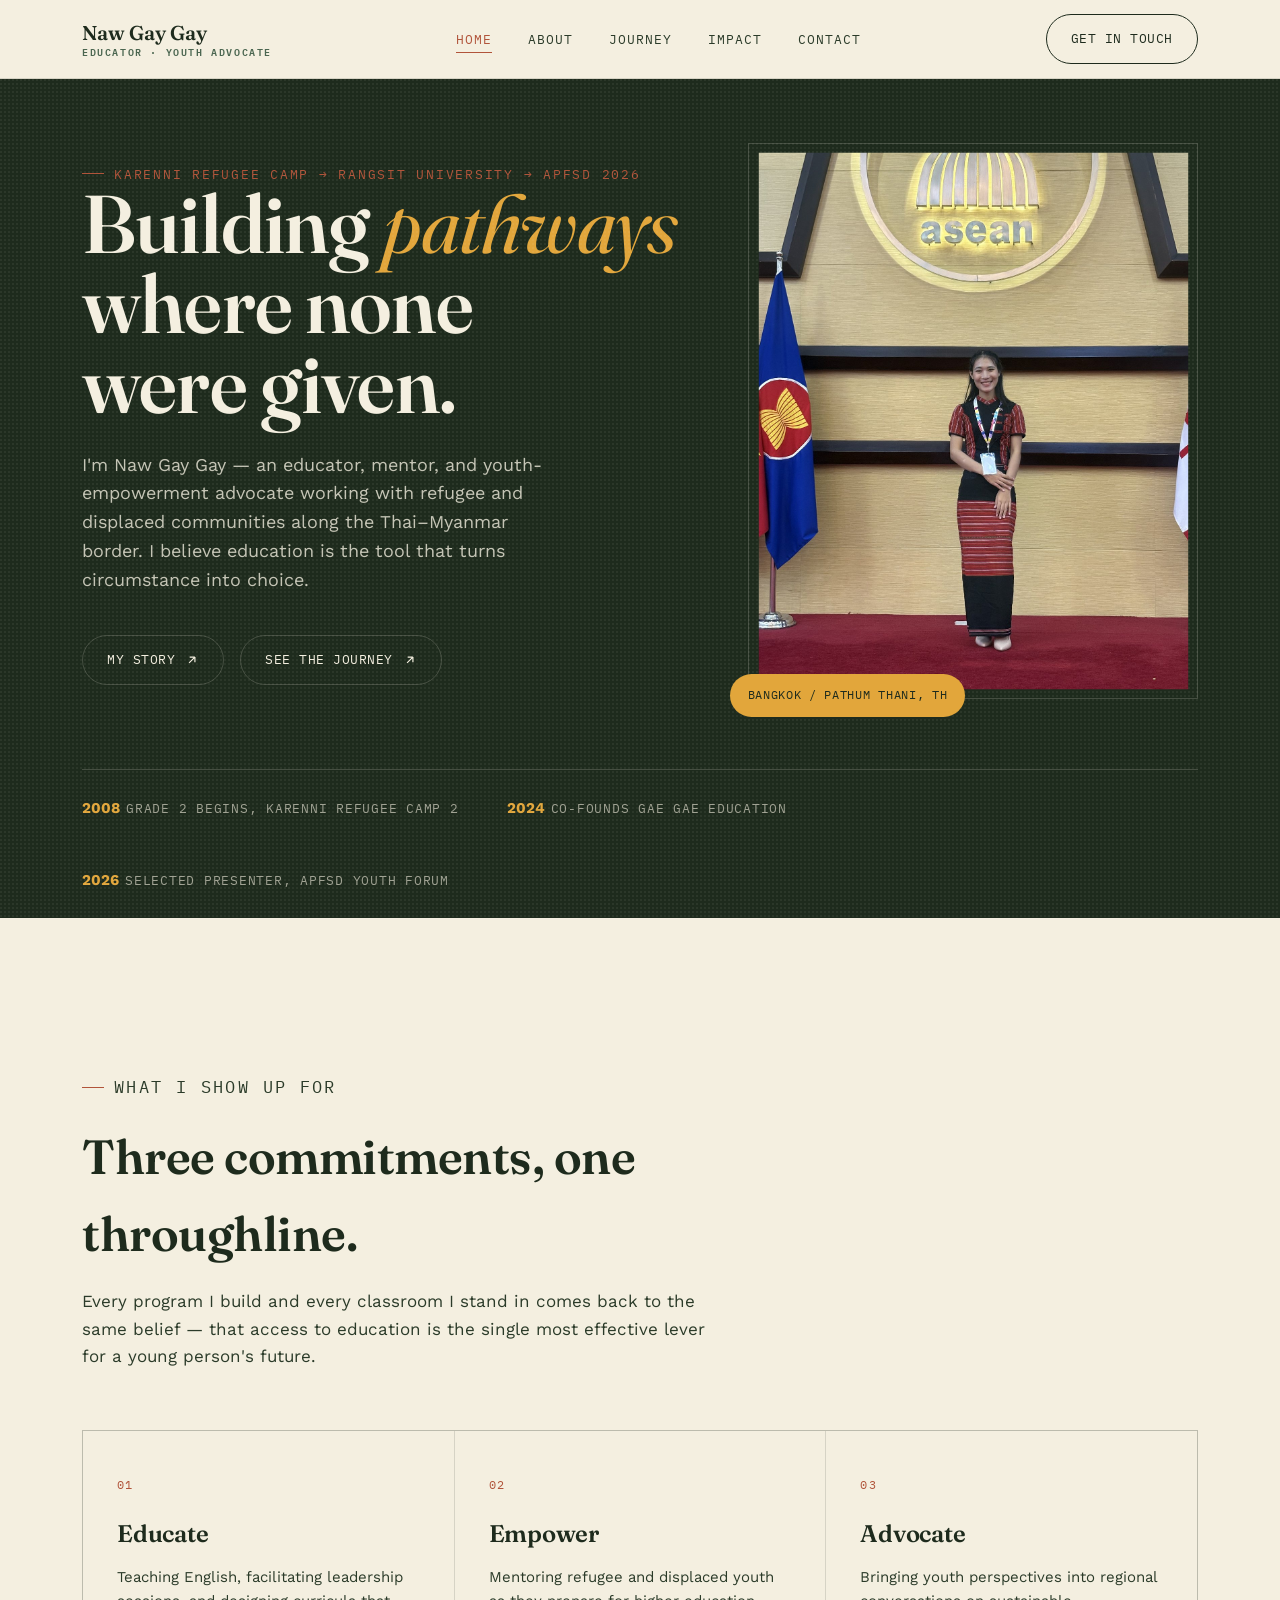
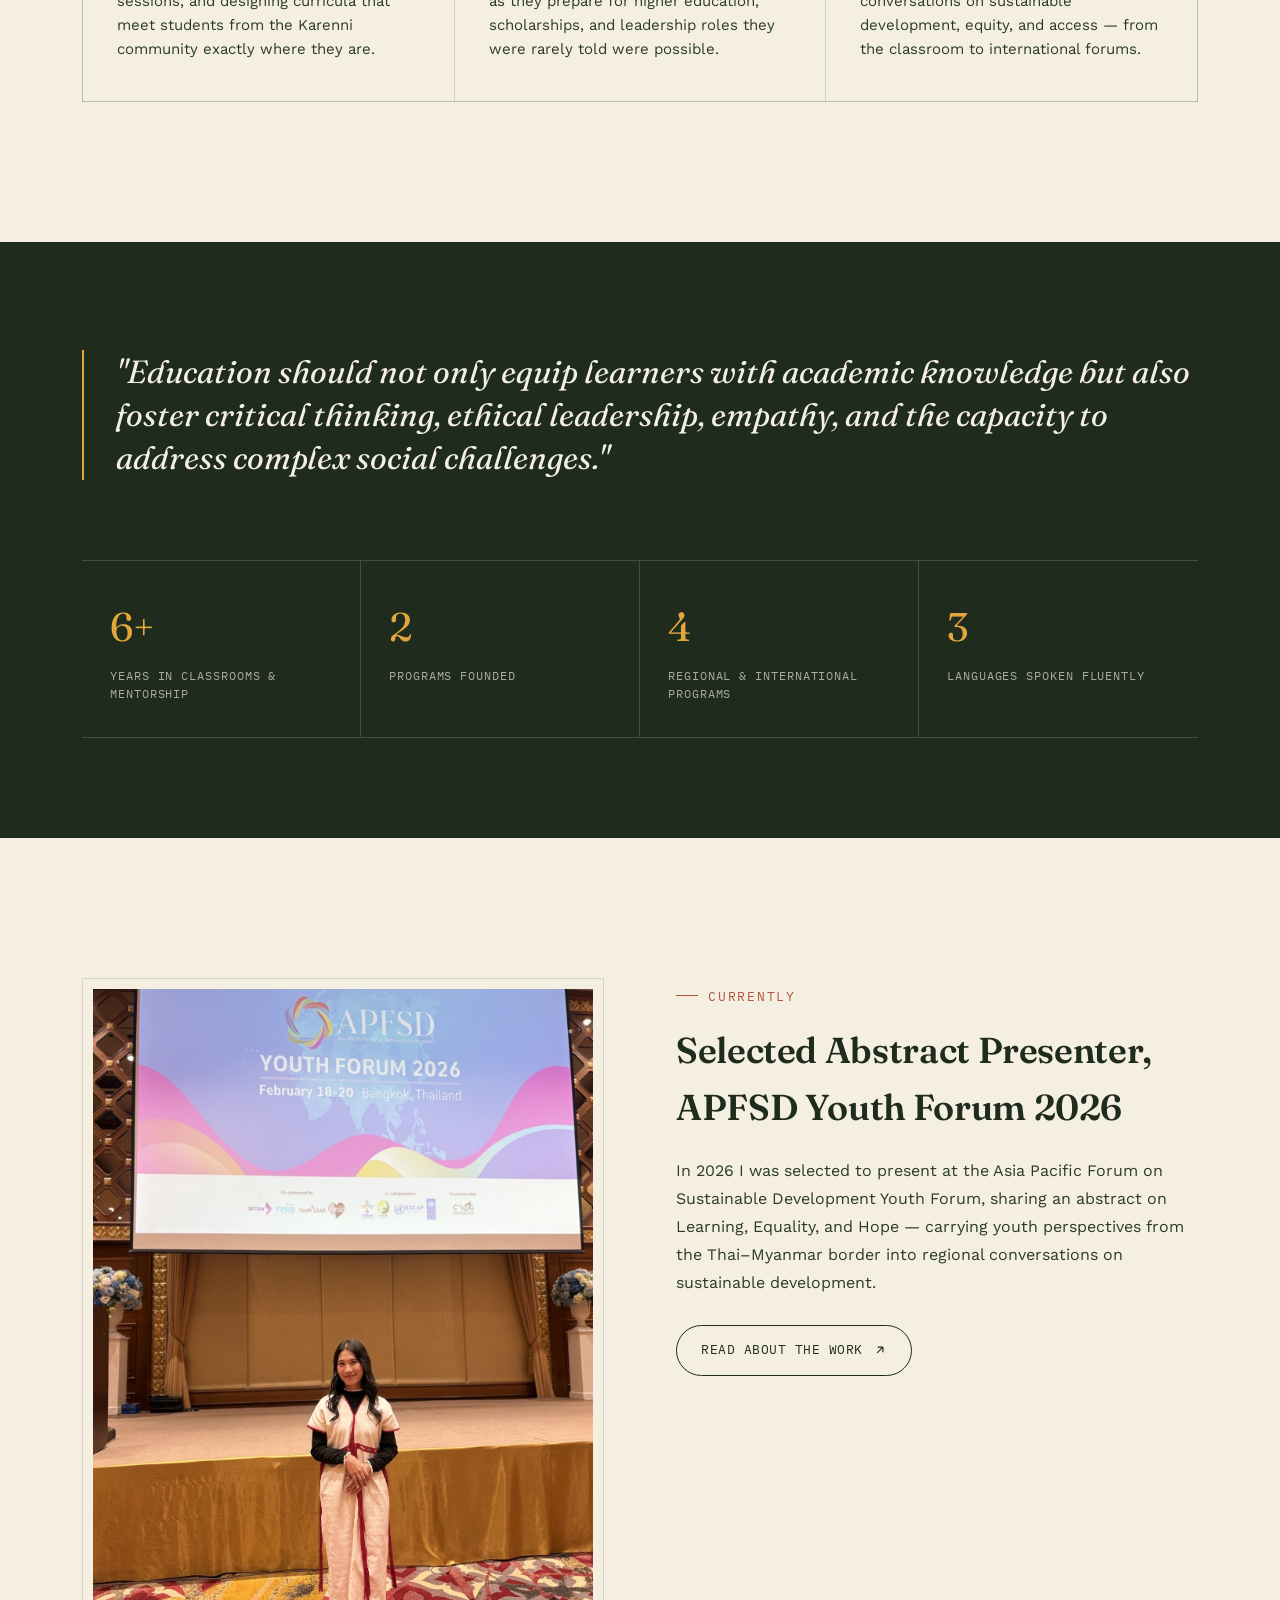
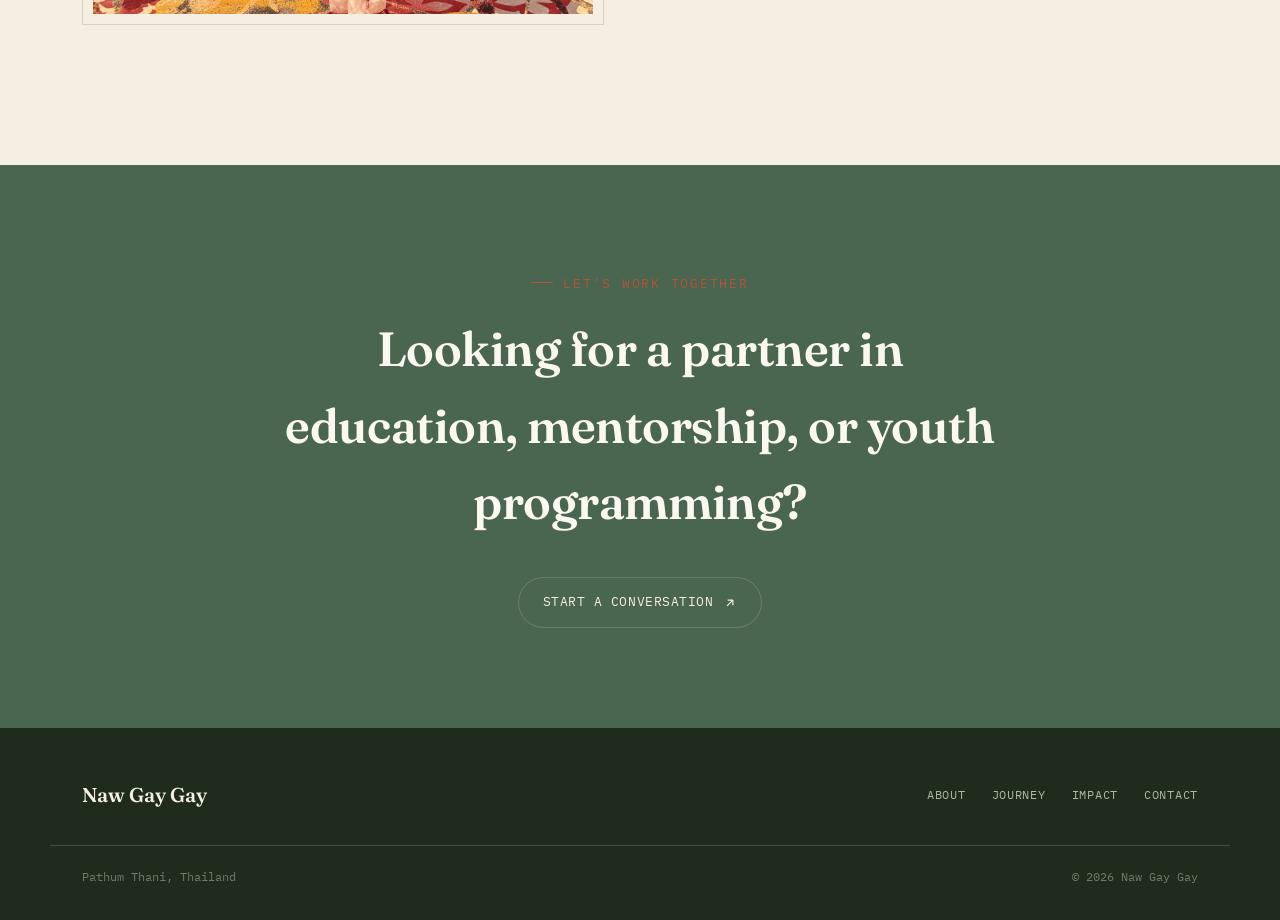
<file: index.html>
<!doctype html>
<html lang="en">
<head>
<meta charset="UTF-8">
<meta name="viewport" content="width=device-width, initial-scale=1.0">
<title>Naw Gay Gay — Educator &amp; Youth Empowerment Advocate</title>
<meta name="description" content="Naw Gay Gay is an educator and youth-empowerment advocate from the Karenni refugee community, building learning and leadership pathways for displaced youth across the Thai–Myanmar border.">
<link rel="preconnect" href="https://fonts.googleapis.com">
<link rel="preconnect" href="https://fonts.gstatic.com" crossorigin>
<link href="https://fonts.googleapis.com/css2?family=Fraunces:ital,opsz,wght@0,9..144,400;0,9..144,500;0,9..144,600;1,9..144,400;1,9..144,500&family=Work+Sans:wght@400;500;600&family=IBM+Plex+Mono:wght@400;500&display=swap" rel="stylesheet">
<link rel="stylesheet" href="css/style.css">
</head>
<body>

<nav class="site-nav">
  <div class="container">
    <a href="index.html" class="brand">Naw Gay Gay <span>Educator · Youth Advocate</span></a>
    <ul class="nav-links">
      <li><a href="index.html" class="active">Home</a></li>
      <li><a href="story.html">About</a></li>
      <li><a href="journey.html">Journey</a></li>
      <li><a href="impact.html">Impact</a></li>
      <li><a href="contact.html">Contact</a></li>
    </ul>
    <div class="nav-cta">
      <a href="contact.html" class="btn text-only">Get in touch</a>
      <button class="nav-toggle" aria-label="Toggle menu"><span></span><span></span><span></span></button>
    </div>
  </div>
</nav>

<header class="hero">
  <div class="hero-grain"></div>
  <div class="container">
    <div class="hero-inner">
      <div class="hero-copy">
        <p class="eyebrow">Karenni Refugee Camp → Rangsit University → APFSD 2026</p>
        <h1>Building <em>pathways</em><br>where none<br>were given.</h1>
        <p class="hero-lede">I'm Naw Gay Gay — an educator, mentor, and youth-empowerment advocate working with refugee and displaced communities along the Thai–Myanmar border. I believe education is the tool that turns circumstance into choice.</p>
        <div class="hero-actions">
          <a href="story.html" class="btn on-ink">My Story <svg viewBox="0 0 24 24" fill="none" stroke="currentColor" stroke-width="2"><path d="M7 17L17 7M17 7H8M17 7V16"/></svg></a>
          <a href="journey.html" class="btn on-ink">See the Journey <svg viewBox="0 0 24 24" fill="none" stroke="currentColor" stroke-width="2"><path d="M7 17L17 7M17 7H8M17 7V16"/></svg></a>
        </div>
      </div>
      <div class="hero-media">
        <div class="frame">
          <img src="assets/img/hero-portrait.jpg" alt="Naw Gay Gay">
        </div>
        <span class="tag">Bangkok / Pathum Thani, TH</span>
      </div>
    </div>
  </div>
  <div class="container">
    <div class="hero-strip">
      <div><strong>2008</strong>Grade 2 begins, Karenni Refugee Camp 2</div>
      <div><strong>2024</strong>Co-founds Gae Gae Education</div>
      <div><strong>2026</strong>Selected presenter, APFSD Youth Forum</div>
    </div>
  </div>
</header>

<section class="pad-xl">
  <div class="container">
    <div class="section-head reveal">
      <p class="eyebrow">What I show up for</p>
      <h2>Three commitments, one throughline.</h2>
      <p>Every program I build and every classroom I stand in comes back to the same belief — that access to education is the single most effective lever for a young person's future.</p>
    </div>
    <div class="pillars reveal-stagger">
      <div class="pillar">
        <span class="num">01</span>
        <h3>Educate</h3>
        <p>Teaching English, facilitating leadership sessions, and designing curricula that meet students from the Karenni community exactly where they are.</p>
      </div>
      <div class="pillar">
        <span class="num">02</span>
        <h3>Empower</h3>
        <p>Mentoring refugee and displaced youth as they prepare for higher education, scholarships, and leadership roles they were rarely told were possible.</p>
      </div>
      <div class="pillar">
        <span class="num">03</span>
        <h3>Advocate</h3>
        <p>Bringing youth perspectives into regional conversations on sustainable development, equity, and access — from the classroom to international forums.</p>
      </div>
    </div>
  </div>
</section>

<section class="on-ink pad-l">
  <div class="container">
    <div class="quote-block reveal">
      <p>"Education should not only equip learners with academic knowledge but also foster critical thinking, ethical leadership, empathy, and the capacity to address complex social challenges."</p>
    </div>
  </div>
  <div class="container mt-xl">
    <div class="stats reveal-stagger">
      <div class="stat"><div class="n">6+</div><div class="l">Years in classrooms &amp; mentorship</div></div>
      <div class="stat"><div class="n">2</div><div class="l">Programs founded</div></div>
      <div class="stat"><div class="n">4</div><div class="l">Regional &amp; international programs</div></div>
      <div class="stat"><div class="n">3</div><div class="l">Languages spoken fluently</div></div>
    </div>
  </div>
</section>

<section class="pad-xl">
  <div class="container">
    <div class="split">
      <div class="media reveal">
        <img src="assets/img/journey-event-1.jpg" alt="Naw Gay Gay at a regional youth forum">
      </div>
      <div class="reveal">
        <p class="eyebrow">Currently</p>
        <h2 style="font-size:36px;margin-top:16px;">Selected Abstract Presenter, APFSD Youth Forum 2026</h2>
        <div class="prose" style="margin-top:20px;">
          <p>In 2026 I was selected to present at the Asia Pacific Forum on Sustainable Development Youth Forum, sharing an abstract on Learning, Equality, and Hope — carrying youth perspectives from the Thai–Myanmar border into regional conversations on sustainable development.</p>
        </div>
        <a href="impact.html" class="btn" style="margin-top:28px;">Read about the work <svg viewBox="0 0 24 24" fill="none" stroke="currentColor" stroke-width="2"><path d="M7 17L17 7M17 7H8M17 7V16"/></svg></a>
      </div>
    </div>
  </div>
</section>

<section class="on-moss pad-l">
  <div class="container" style="text-align:center;">
    <p class="eyebrow" style="justify-content:center;">Let's work together</p>
    <h2 style="font-size:clamp(30px,4vw,48px); margin-top:18px; max-width:720px; margin-left:auto; margin-right:auto;">Looking for a partner in education, mentorship, or youth programming?</h2>
    <div style="margin-top:36px;">
      <a href="contact.html" class="btn on-ink">Start a conversation <svg viewBox="0 0 24 24" fill="none" stroke="currentColor" stroke-width="2"><path d="M7 17L17 7M17 7H8M17 7V16"/></svg></a>
    </div>
  </div>
</section>

<footer class="site-footer">
  <div class="container">
    <a href="index.html" class="brand">Naw Gay Gay</a>
    <ul class="footer-links">
      <li><a href="story.html">About</a></li>
      <li><a href="journey.html">Journey</a></li>
      <li><a href="impact.html">Impact</a></li>
      <li><a href="contact.html">Contact</a></li>
    </ul>
  </div>
  <div class="container footer-bottom">
    <span>Pathum Thani, Thailand</span>
    <span>© <span class="js-year"></span> Naw Gay Gay</span>
  </div>
</footer>

<script src="js/main.js"></script>
</body>
</html>
</file>
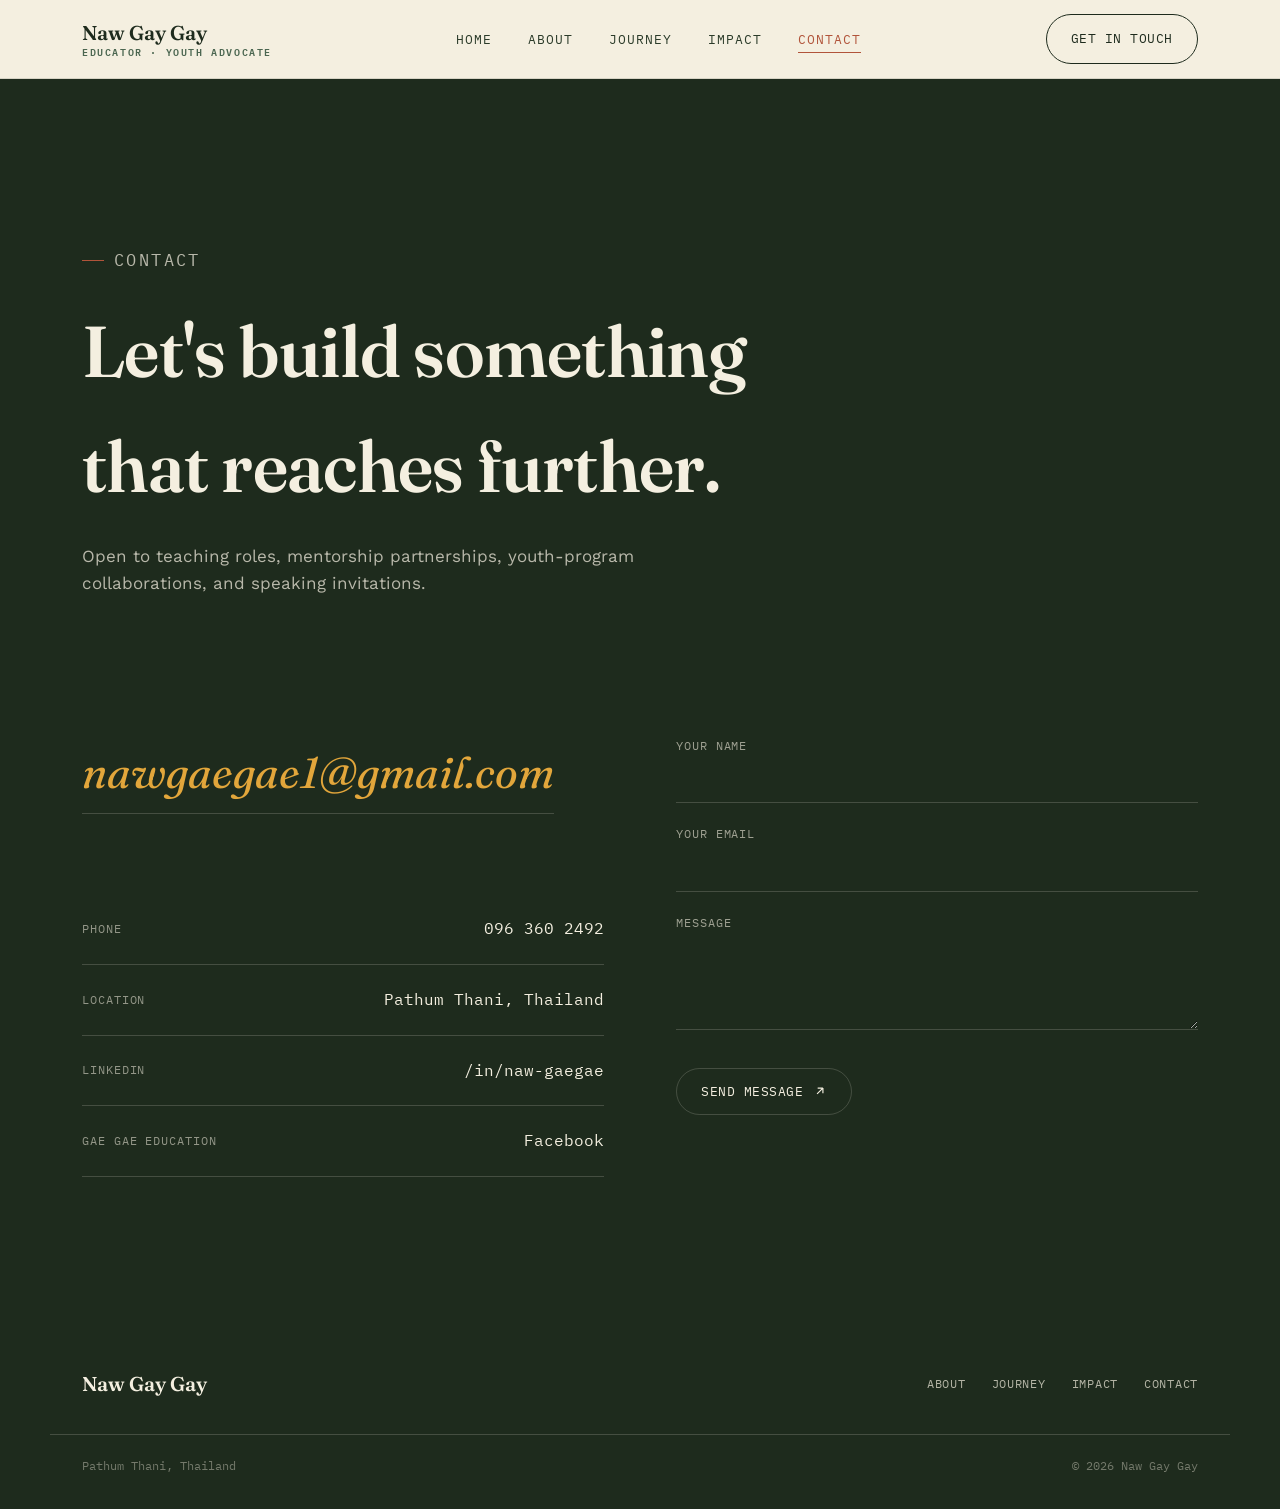
<file: contact.html>
<!doctype html>
<html lang="en">
<head>
<meta charset="UTF-8">
<meta name="viewport" content="width=device-width, initial-scale=1.0">
<title>Contact — Naw Gay Gay</title>
<meta name="description" content="Get in touch with Naw Gay Gay — educator and youth-empowerment advocate based in Pathum Thani, Thailand.">
<link rel="preconnect" href="https://fonts.googleapis.com">
<link rel="preconnect" href="https://fonts.gstatic.com" crossorigin>
<link href="https://fonts.googleapis.com/css2?family=Fraunces:ital,opsz,wght@0,9..144,400;0,9..144,500;0,9..144,600;1,9..144,400;1,9..144,500&family=Work+Sans:wght@400;500;600&family=IBM+Plex+Mono:wght@400;500&display=swap" rel="stylesheet">
<link rel="stylesheet" href="css/style.css">
</head>
<body>

<nav class="site-nav">
  <div class="container">
    <a href="index.html" class="brand">Naw Gay Gay <span>Educator · Youth Advocate</span></a>
    <ul class="nav-links">
      <li><a href="index.html">Home</a></li>
      <li><a href="story.html">About</a></li>
      <li><a href="journey.html">Journey</a></li>
      <li><a href="impact.html">Impact</a></li>
      <li><a href="contact.html" class="active">Contact</a></li>
    </ul>
    <div class="nav-cta">
      <a href="contact.html" class="btn text-only">Get in touch</a>
      <button class="nav-toggle" aria-label="Toggle menu"><span></span><span></span><span></span></button>
    </div>
  </div>
</nav>

<section class="page-banner" style="padding-bottom:0;">
  <div class="container">
    <p class="eyebrow">Contact</p>
    <h1>Let's build something<br>that reaches further.</h1>
    <p>Open to teaching roles, mentorship partnerships, youth-program collaborations, and speaking invitations.</p>
  </div>
</section>

<section class="on-ink pad-xl">
  <div class="container">
    <div class="contact-grid">
      <div class="reveal">
        <a class="big-link" href="mailto:nawgaegae1@gmail.com">nawgaegae1@gmail.com</a>
        <div class="contact-list mt-xl">
          <div class="row">
            <span class="k">Phone</span>
            <span class="v">096 360 2492</span>
          </div>
          <div class="row">
            <span class="k">Location</span>
            <span class="v">Pathum Thani, Thailand</span>
          </div>
          <a href="https://www.linkedin.com/in/naw-gaegae-966a47359" target="_blank" rel="noopener">
            <span class="k">LinkedIn</span>
            <span class="v">/in/naw-gaegae</span>
          </a>
          <a href="https://www.facebook.com/share/1WqrmBEXkK/?mibextid=wwXIfr" target="_blank" rel="noopener">
            <span class="k">Gae Gae Education</span>
            <span class="v">Facebook</span>
          </a>
        </div>
      </div>

      <form class="reveal" action="mailto:nawgaegae1@gmail.com" method="post" enctype="text/plain">
        <div class="field">
          <label for="name">Your name</label>
          <input type="text" id="name" name="name" required>
        </div>
        <div class="field">
          <label for="email">Your email</label>
          <input type="email" id="email" name="email" required>
        </div>
        <div class="field">
          <label for="message">Message</label>
          <textarea id="message" name="message" required></textarea>
        </div>
        <button type="submit" class="btn on-ink" style="margin-top:8px;">Send message
          <svg viewBox="0 0 24 24" fill="none" stroke="currentColor" stroke-width="2"><path d="M7 17L17 7M17 7H8M17 7V16"/></svg>
        </button>
      </form>
    </div>
  </div>
</section>

<footer class="site-footer">
  <div class="container">
    <a href="index.html" class="brand">Naw Gay Gay</a>
    <ul class="footer-links">
      <li><a href="story.html">About</a></li>
      <li><a href="journey.html">Journey</a></li>
      <li><a href="impact.html">Impact</a></li>
      <li><a href="contact.html">Contact</a></li>
    </ul>
  </div>
  <div class="container footer-bottom">
    <span>Pathum Thani, Thailand</span>
    <span>© <span class="js-year"></span> Naw Gay Gay</span>
  </div>
</footer>

<script src="js/main.js"></script>
</body>
</html>
</file>
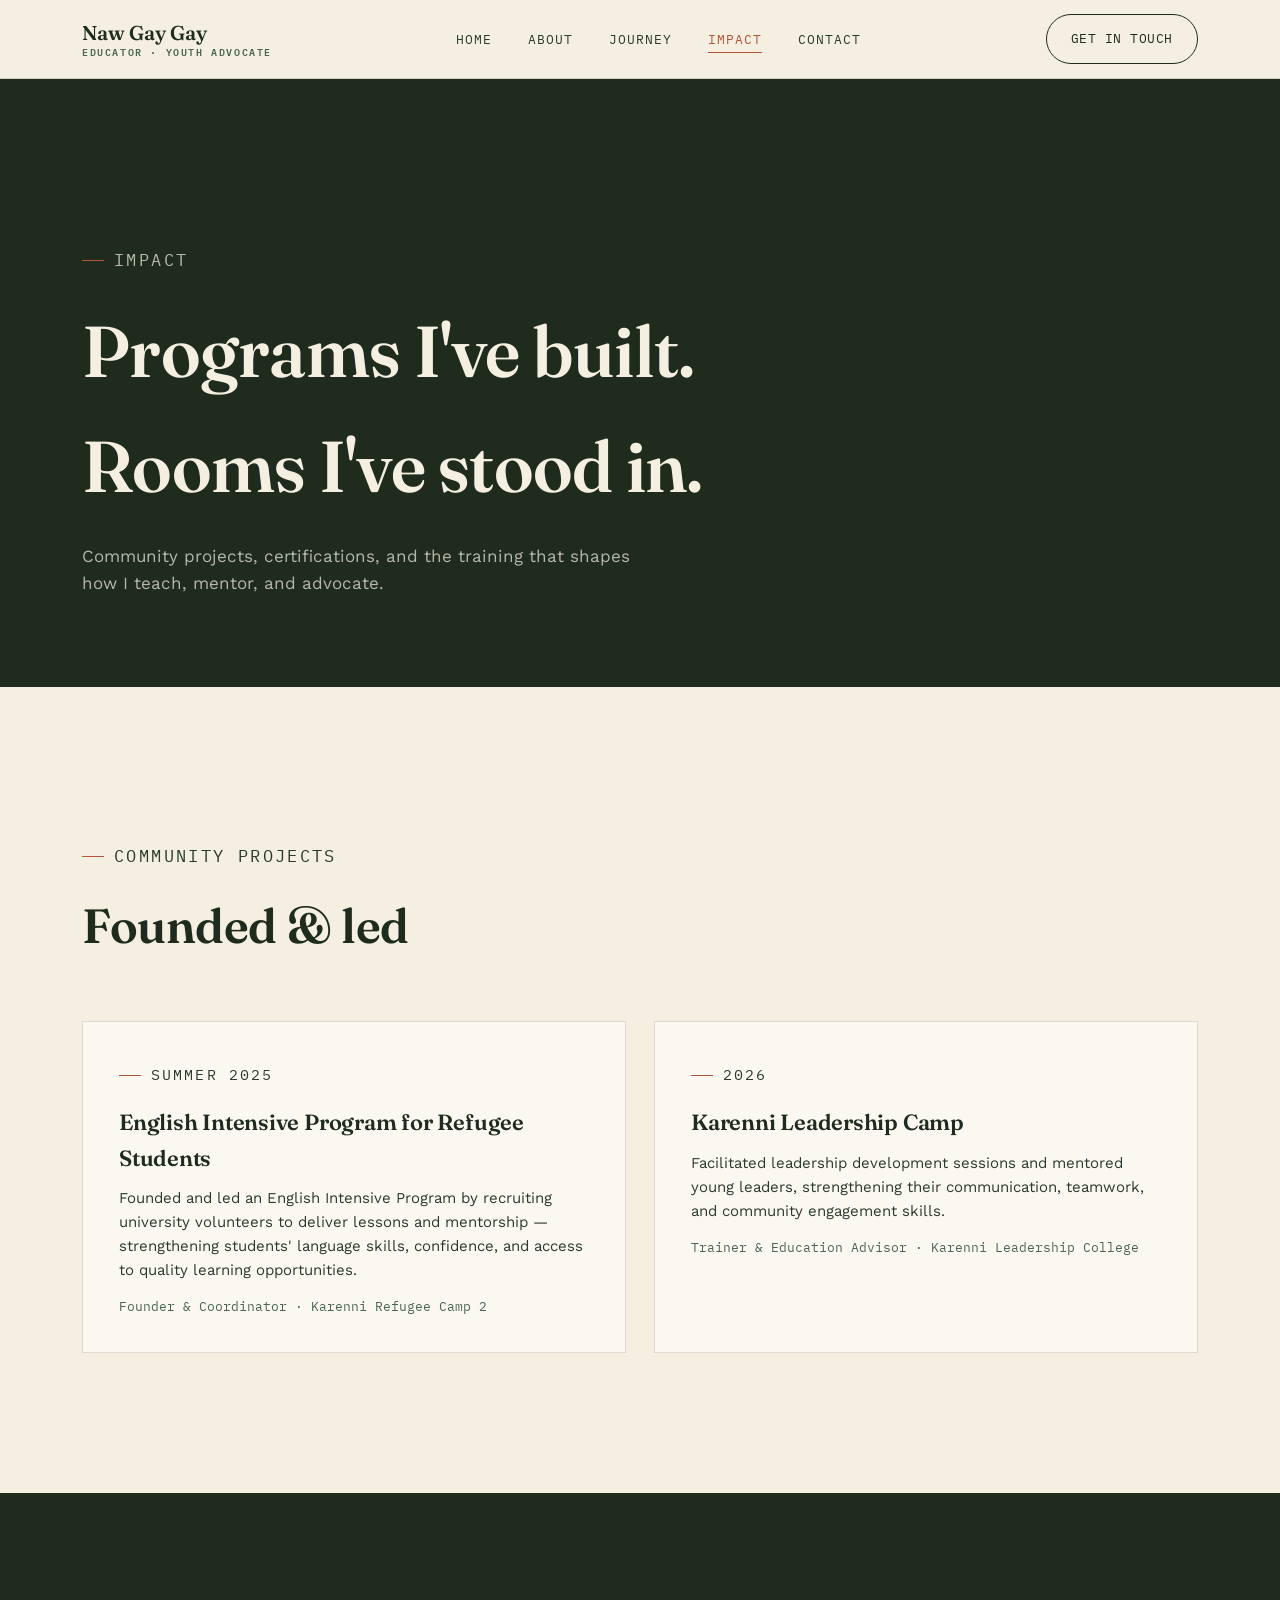
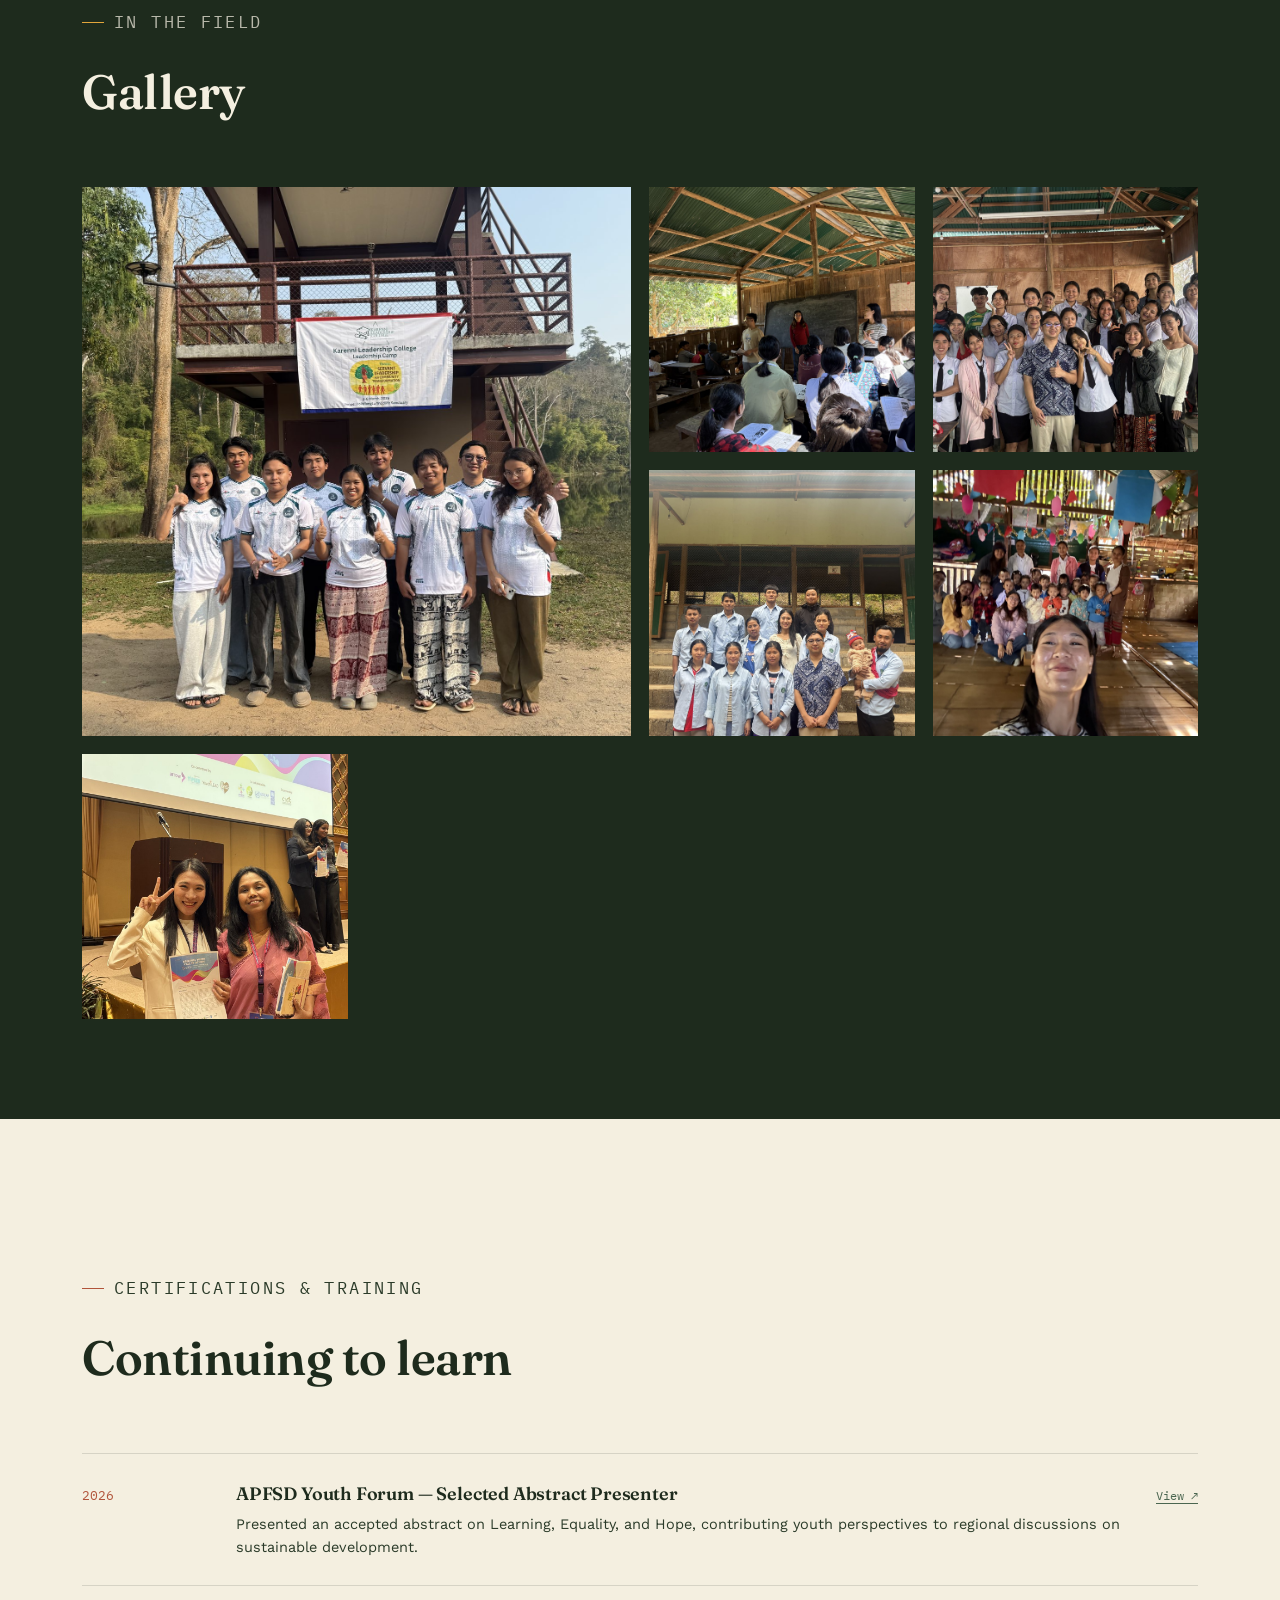
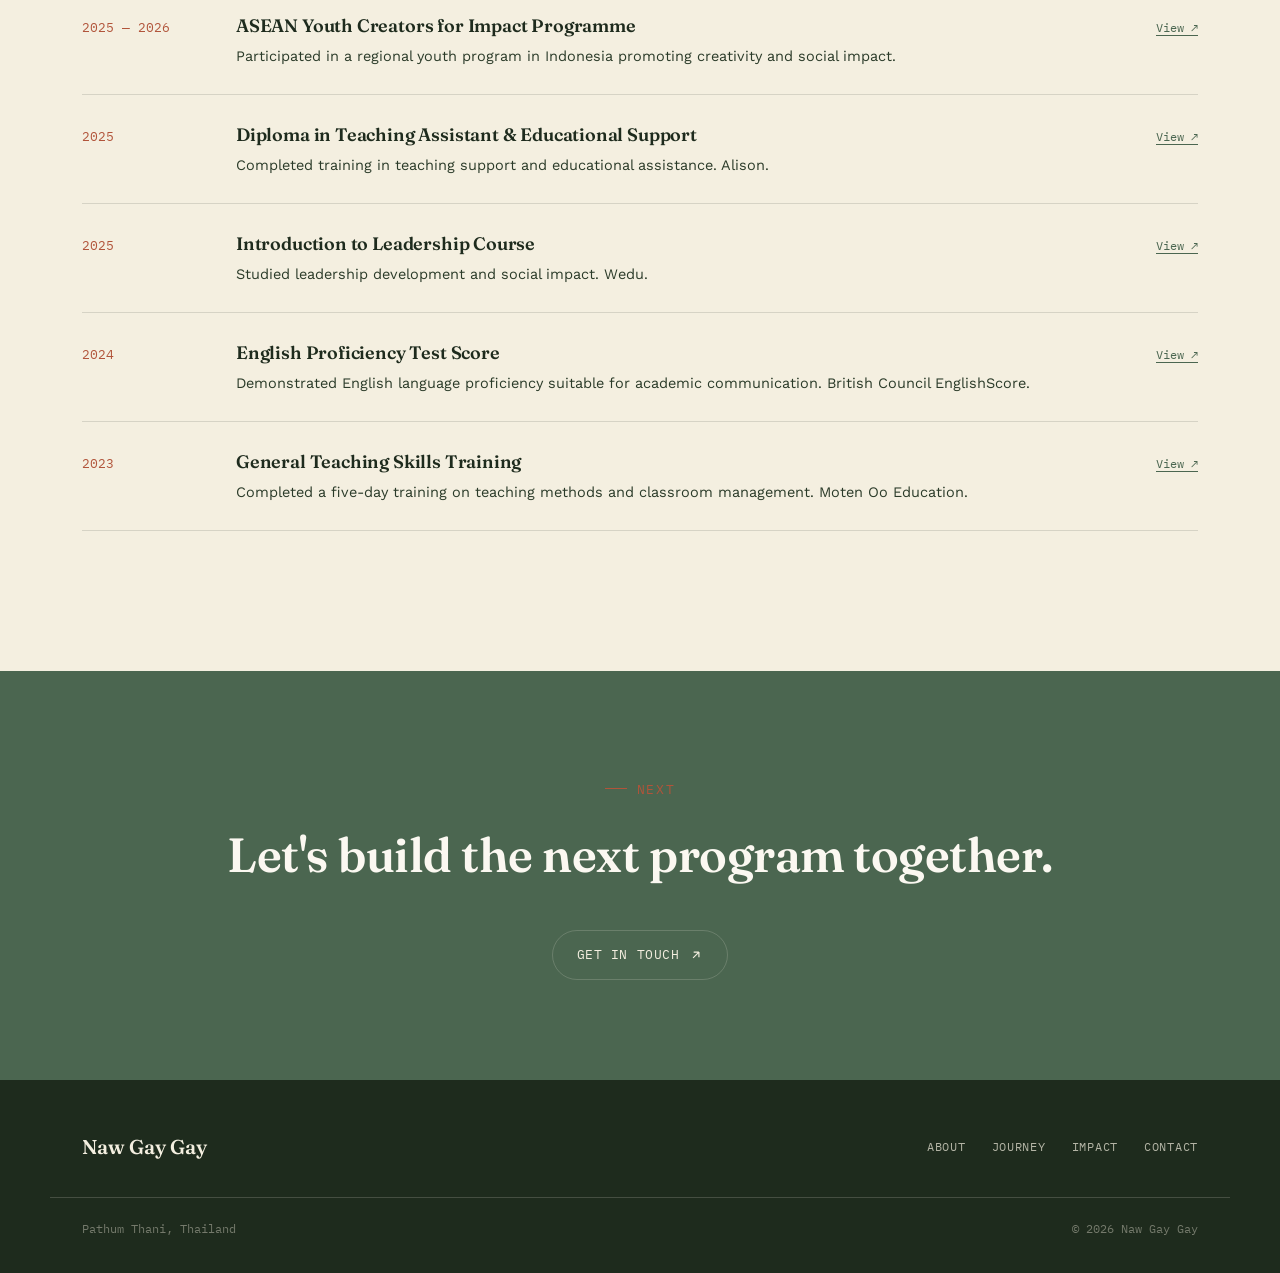
<file: impact.html>
<!doctype html>
<html lang="en">
<head>
<meta charset="UTF-8">
<meta name="viewport" content="width=device-width, initial-scale=1.0">
<title>Impact — Naw Gay Gay</title>
<meta name="description" content="Community projects, certifications, and training of Naw Gay Gay, educator and youth-empowerment advocate.">
<link rel="preconnect" href="https://fonts.googleapis.com">
<link rel="preconnect" href="https://fonts.gstatic.com" crossorigin>
<link href="https://fonts.googleapis.com/css2?family=Fraunces:ital,opsz,wght@0,9..144,400;0,9..144,500;0,9..144,600;1,9..144,400;1,9..144,500&family=Work+Sans:wght@400;500;600&family=IBM+Plex+Mono:wght@400;500&display=swap" rel="stylesheet">
<link rel="stylesheet" href="css/style.css">
</head>
<body>

<nav class="site-nav">
  <div class="container">
    <a href="index.html" class="brand">Naw Gay Gay <span>Educator · Youth Advocate</span></a>
    <ul class="nav-links">
      <li><a href="index.html">Home</a></li>
      <li><a href="story.html">About</a></li>
      <li><a href="journey.html">Journey</a></li>
      <li><a href="impact.html" class="active">Impact</a></li>
      <li><a href="contact.html">Contact</a></li>
    </ul>
    <div class="nav-cta">
      <a href="contact.html" class="btn text-only">Get in touch</a>
      <button class="nav-toggle" aria-label="Toggle menu"><span></span><span></span><span></span></button>
    </div>
  </div>
</nav>

<section class="page-banner">
  <div class="container">
    <p class="eyebrow">Impact</p>
    <h1>Programs I've built.<br>Rooms I've stood in.</h1>
    <p>Community projects, certifications, and the training that shapes how I teach, mentor, and advocate.</p>
  </div>
</section>

<section class="pad-xl">
  <div class="container">
    <div class="section-head reveal">
      <p class="eyebrow">Community projects</p>
      <h2>Founded &amp; led</h2>
    </div>
    <div class="card-grid reveal-stagger">
      <div class="card">
        <p class="eyebrow">Summer 2025</p>
        <h3>English Intensive Program for Refugee Students</h3>
        <p>Founded and led an English Intensive Program by recruiting university volunteers to deliver lessons and mentorship — strengthening students' language skills, confidence, and access to quality learning opportunities.</p>
        <span class="role">Founder &amp; Coordinator · Karenni Refugee Camp 2</span>
      </div>
      <div class="card">
        <p class="eyebrow">2026</p>
        <h3>Karenni Leadership Camp</h3>
        <p>Facilitated leadership development sessions and mentored young leaders, strengthening their communication, teamwork, and community engagement skills.</p>
        <span class="role">Trainer &amp; Education Advisor · Karenni Leadership College</span>
      </div>
    </div>
  </div>
</section>

<section class="pad-l on-ink">
  <div class="container">
    <div class="section-head reveal">
      <p class="eyebrow">In the field</p>
      <h2>Gallery</h2>
    </div>
    <div class="gallery reveal-stagger">
      <figure class="g1"><a href="assets/img/impact-event-1.jpg" target="_blank" rel="noopener"><img src="assets/img/impact-event-1.jpg" alt="Karenni Leadership Camp group photo at Doi Wiang wildlife sanctuary"></a></figure>
      <figure class="g2"><a href="assets/img/impact-event-2.jpg" target="_blank" rel="noopener"><img src="assets/img/impact-event-2.jpg" alt="Teaching an English lesson at a classroom on the Thai–Myanmar border"></a></figure>
      <figure class="g3"><a href="assets/img/impact-event-3.jpg" target="_blank" rel="noopener"><img src="assets/img/impact-event-3.jpg" alt="Group photo with students and community members"></a></figure>
      <figure class="g4"><a href="assets/img/community-1.jpg" target="_blank" rel="noopener"><img src="assets/img/community-1.jpg" alt="Community group photo with staff and families"></a></figure>
      <figure class="g4"><a href="assets/img/community-2.jpg" target="_blank" rel="noopener"><img src="assets/img/community-2.jpg" alt="Community classroom session with children"></a></figure>
      <figure class="g4"><a href="assets/img/impact-portrait.jpg" target="_blank" rel="noopener"><img src="assets/img/impact-portrait.jpg" alt="Naw Gay Gay with a fellow presenter at the APFSD Youth Forum"></a></figure>
    </div>
  </div>
</section>

<section class="pad-xl">
  <div class="container">
    <div class="section-head reveal">
      <p class="eyebrow">Certifications &amp; training</p>
      <h2>Continuing to learn</h2>
    </div>
    <div class="cert-list reveal">
      <div class="cert-row">
        <span class="when">2026</span>
        <div>
          <h4>APFSD Youth Forum — Selected Abstract Presenter</h4>
          <p>Presented an accepted abstract on Learning, Equality, and Hope, contributing youth perspectives to regional discussions on sustainable development.</p>
        </div>
        <a href="https://arrow.org.my/apfsdyouthforum/" target="_blank" rel="noopener">View ↗</a>
      </div>
      <div class="cert-row">
        <span class="when">2025 — 2026</span>
        <div>
          <h4>ASEAN Youth Creators for Impact Programme</h4>
          <p>Participated in a regional youth program in Indonesia promoting creativity and social impact.</p>
        </div>
        <a href="https://aseanfoundation.org/call-for-application/call-for-applications-asean-youth-creators-for-impact-programme/" target="_blank" rel="noopener">View ↗</a>
      </div>
      <div class="cert-row">
        <span class="when">2025</span>
        <div>
          <h4>Diploma in Teaching Assistant &amp; Educational Support</h4>
          <p>Completed training in teaching support and educational assistance. Alison.</p>
        </div>
        <a href="https://alison.com/course/diploma-in-teaching-assistant-and-educational-support" target="_blank" rel="noopener">View ↗</a>
      </div>
      <div class="cert-row">
        <span class="when">2025</span>
        <div>
          <h4>Introduction to Leadership Course</h4>
          <p>Studied leadership development and social impact. Wedu.</p>
        </div>
        <a href="https://www.weduglobal.org/program/leadership-programmes/" target="_blank" rel="noopener">View ↗</a>
      </div>
      <div class="cert-row">
        <span class="when">2024</span>
        <div>
          <h4>English Proficiency Test Score</h4>
          <p>Demonstrated English language proficiency suitable for academic communication. British Council EnglishScore.</p>
        </div>
        <a href="https://www.englishscore.com/" target="_blank" rel="noopener">View ↗</a>
      </div>
      <div class="cert-row">
        <span class="when">2023</span>
        <div>
          <h4>General Teaching Skills Training</h4>
          <p>Completed a five-day training on teaching methods and classroom management. Moten Oo Education.</p>
        </div>
        <a href="https://moteoo.org/en/teacher-education" target="_blank" rel="noopener">View ↗</a>
      </div>
    </div>
  </div>
</section>

<section class="on-moss pad-l">
  <div class="container" style="text-align:center;">
    <p class="eyebrow" style="justify-content:center;">Next</p>
    <h2 style="font-size:clamp(30px,4vw,48px); margin-top:18px;">Let's build the next program together.</h2>
    <div style="margin-top:36px;">
      <a href="contact.html" class="btn on-ink">Get in touch <svg viewBox="0 0 24 24" fill="none" stroke="currentColor" stroke-width="2"><path d="M7 17L17 7M17 7H8M17 7V16"/></svg></a>
    </div>
  </div>
</section>

<footer class="site-footer">
  <div class="container">
    <a href="index.html" class="brand">Naw Gay Gay</a>
    <ul class="footer-links">
      <li><a href="story.html">About</a></li>
      <li><a href="journey.html">Journey</a></li>
      <li><a href="impact.html">Impact</a></li>
      <li><a href="contact.html">Contact</a></li>
    </ul>
  </div>
  <div class="container footer-bottom">
    <span>Pathum Thani, Thailand</span>
    <span>© <span class="js-year"></span> Naw Gay Gay</span>
  </div>
</footer>

<script src="js/main.js"></script>
</body>
</html>
</file>
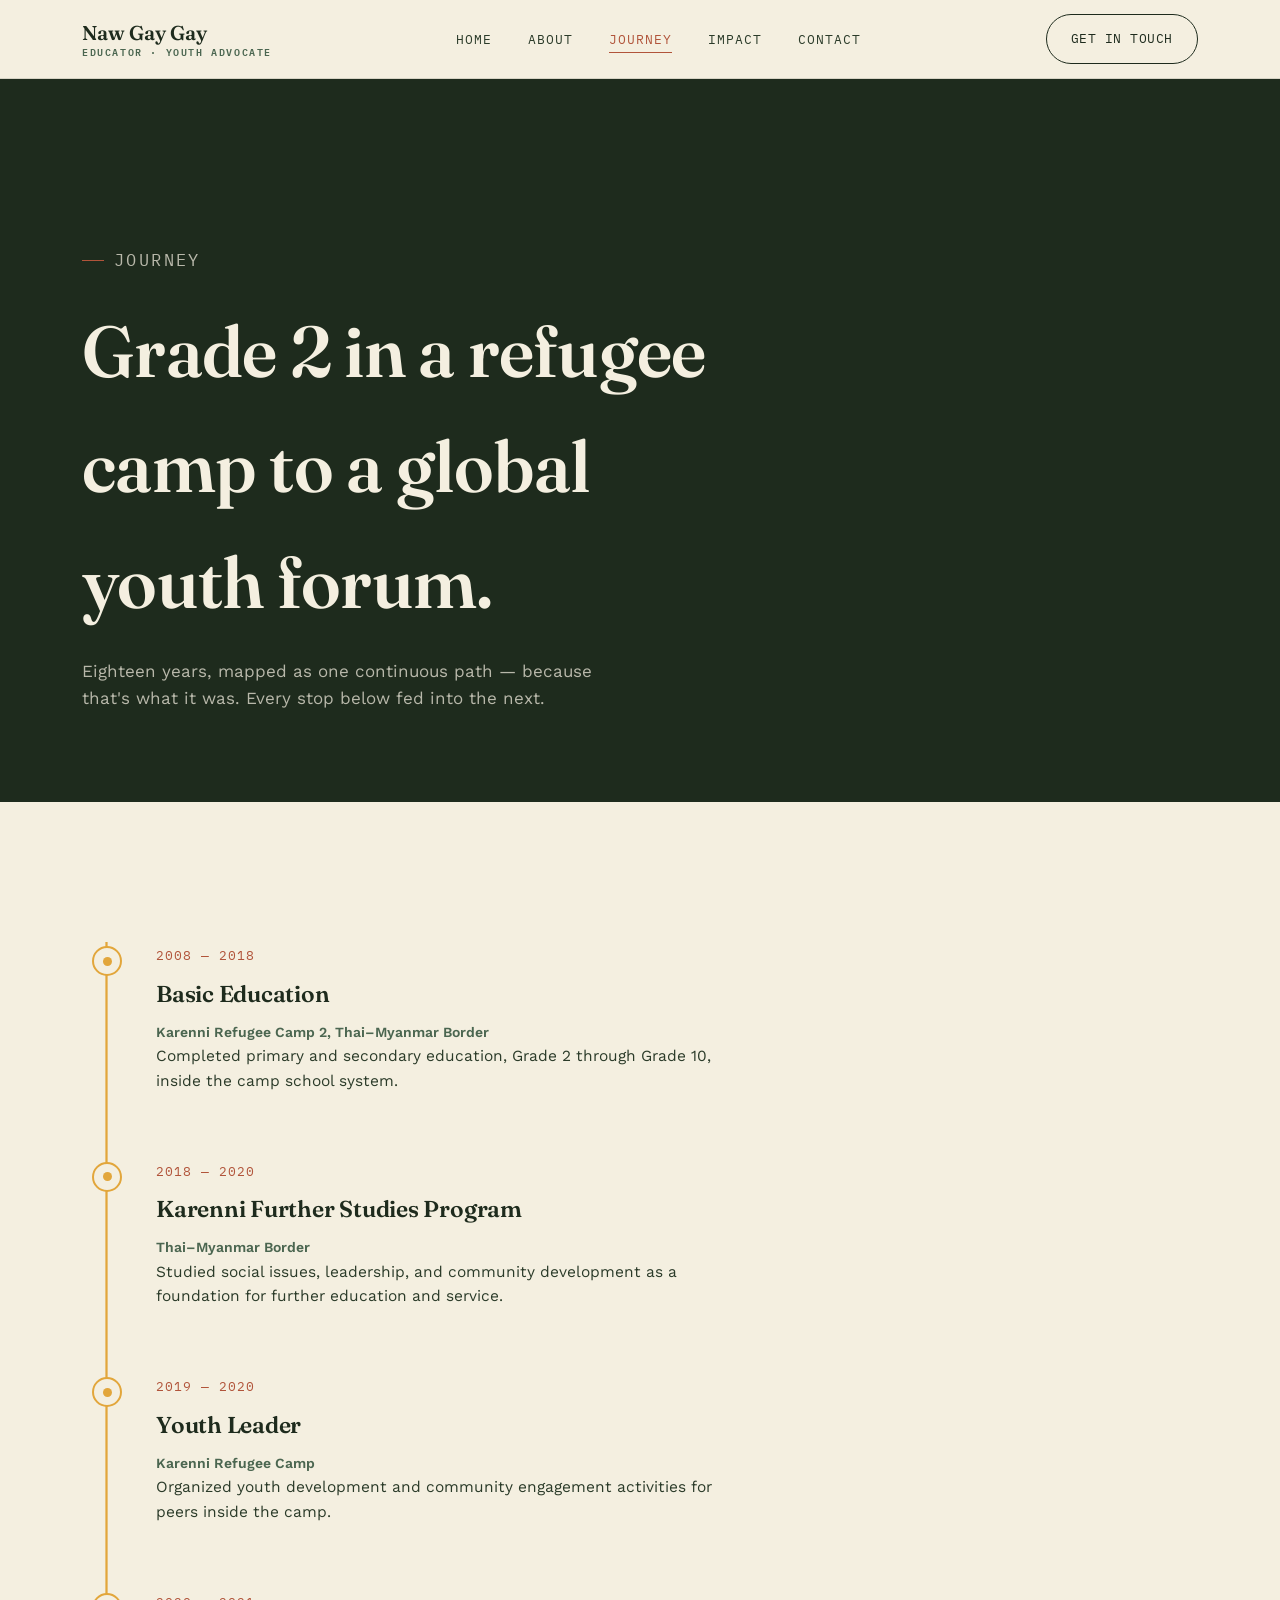
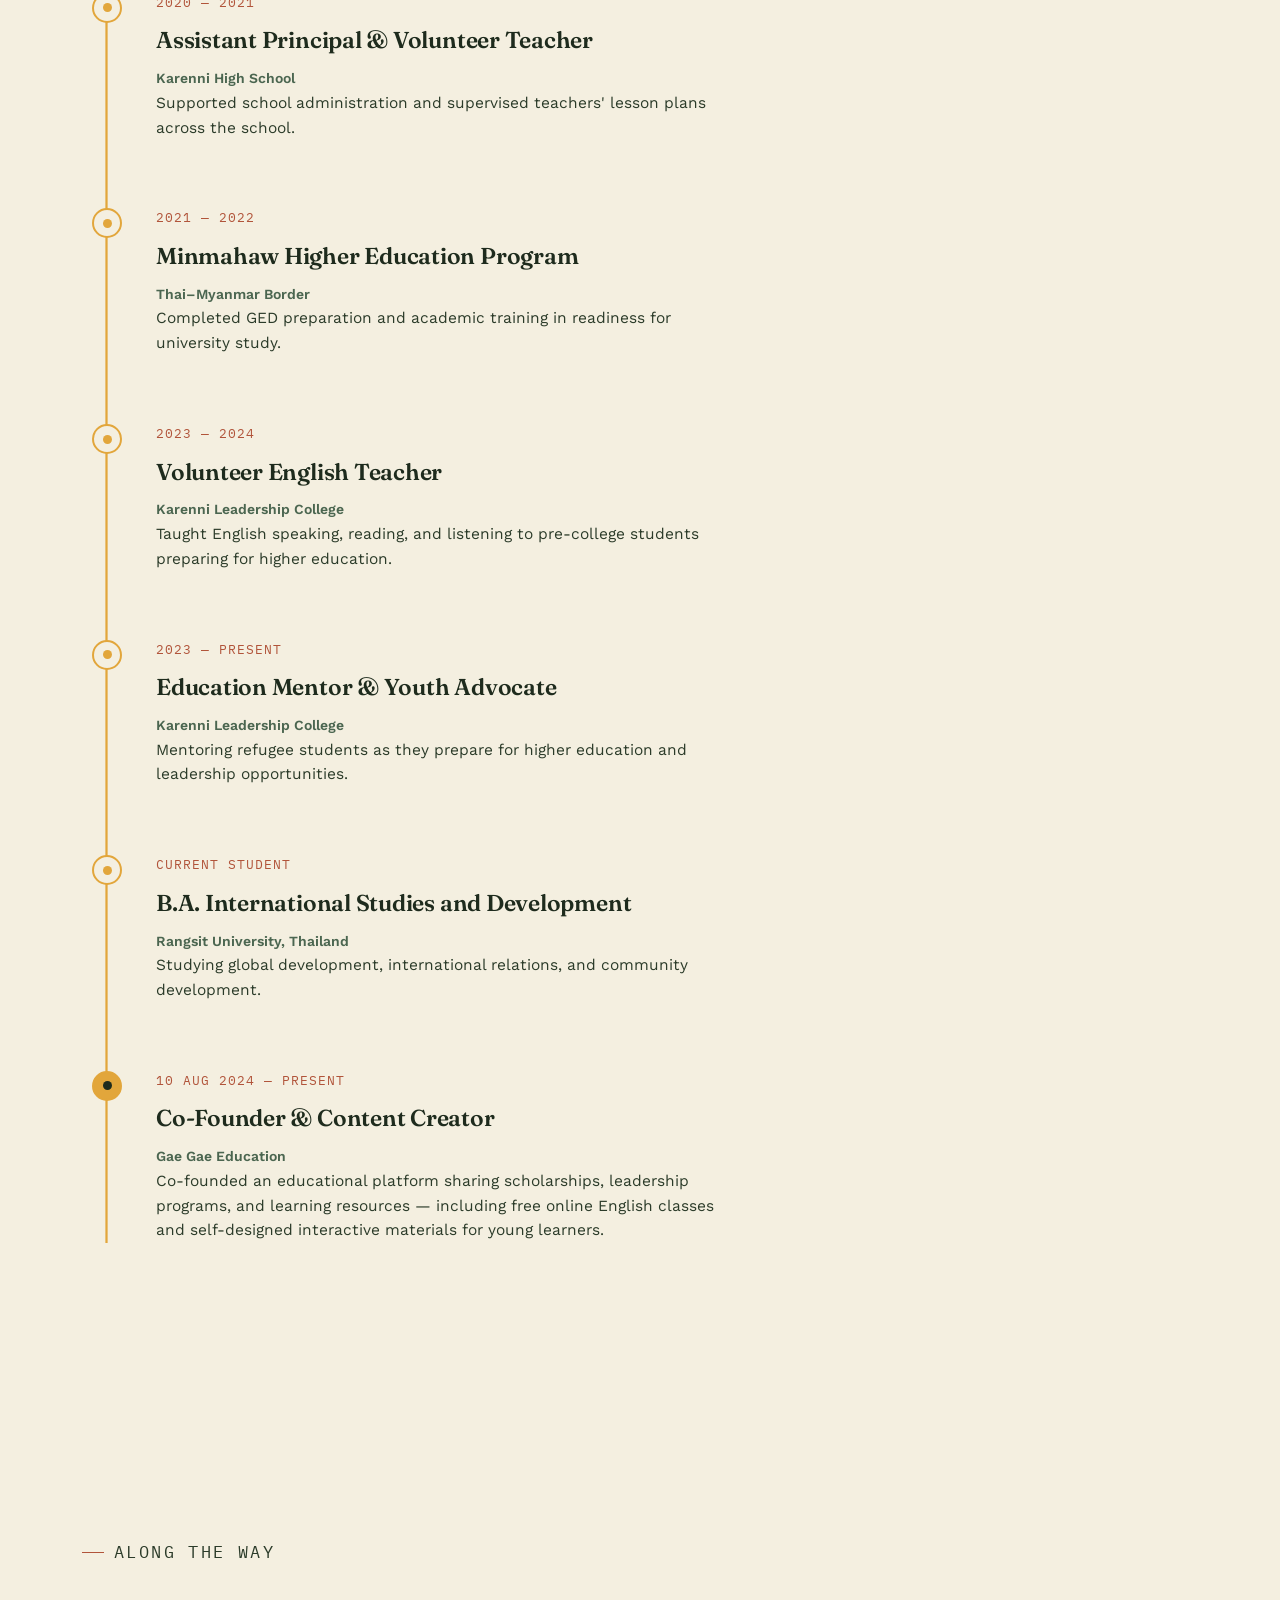
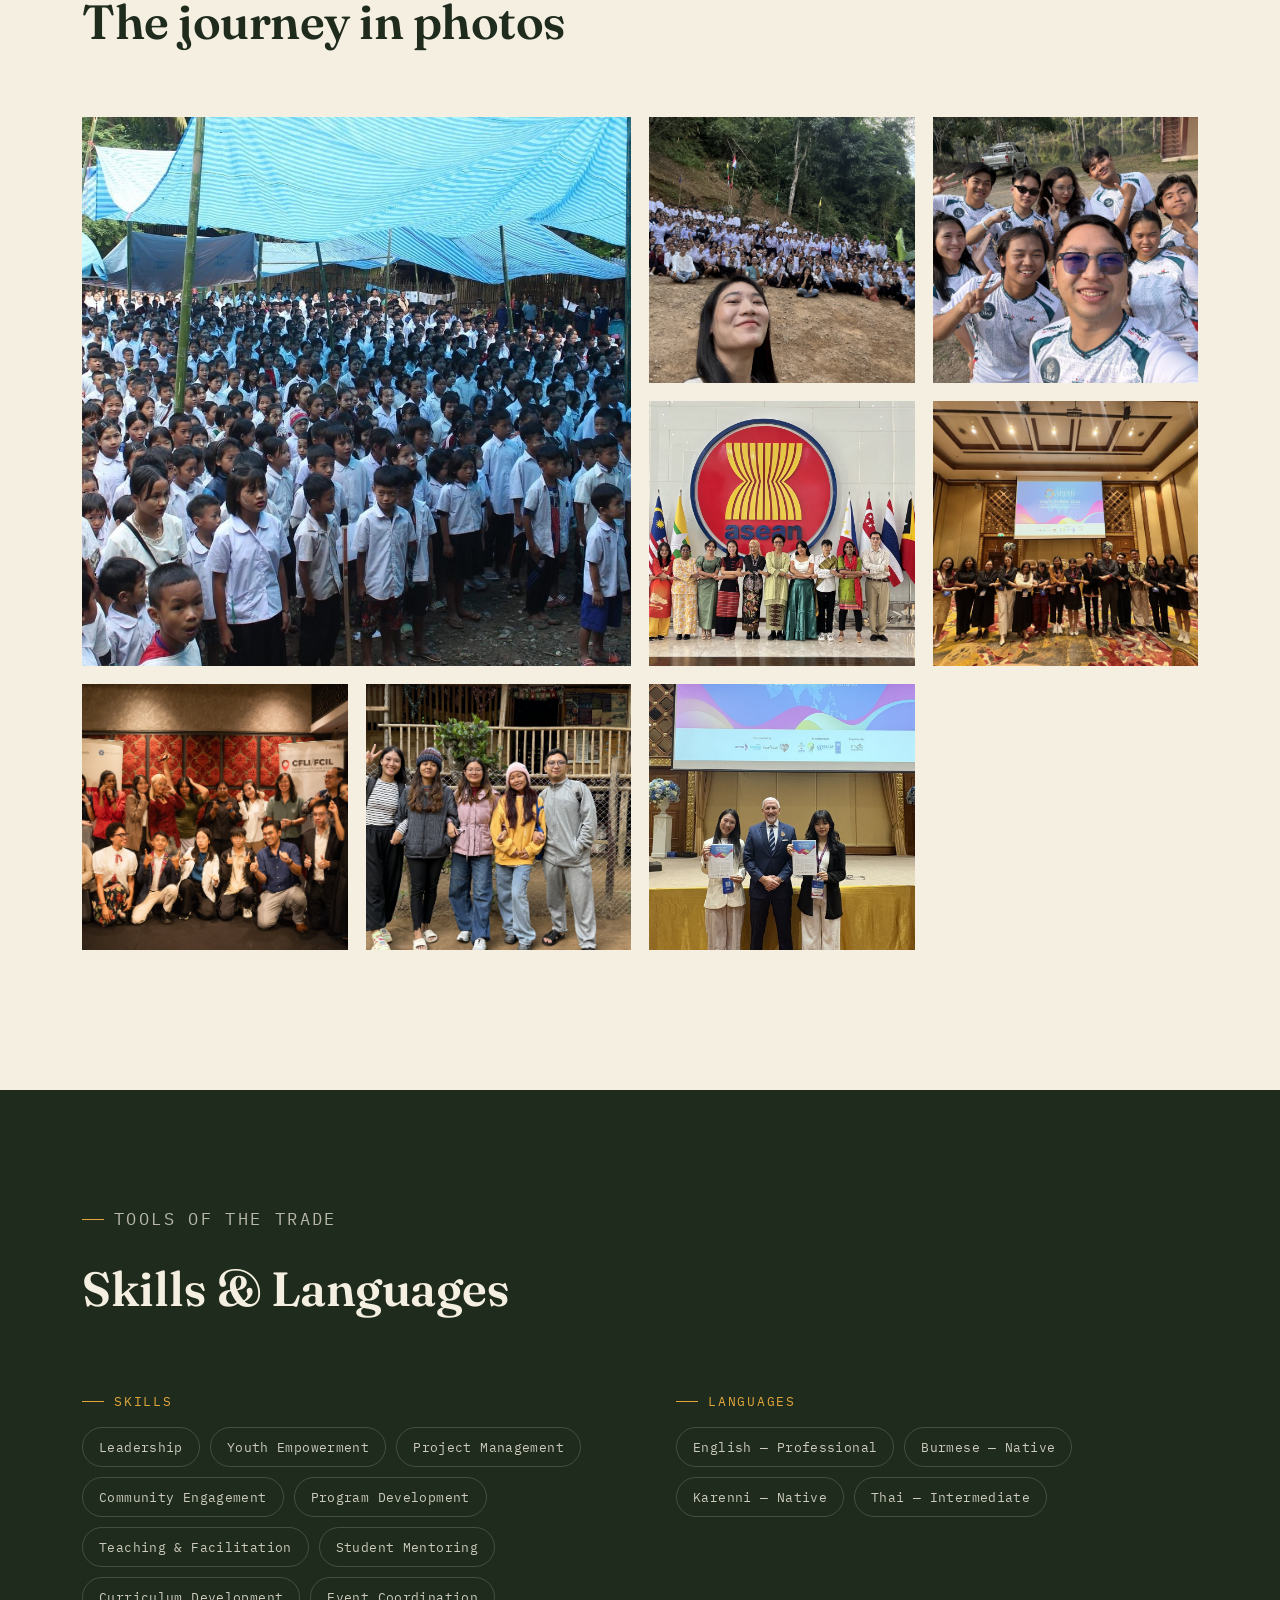
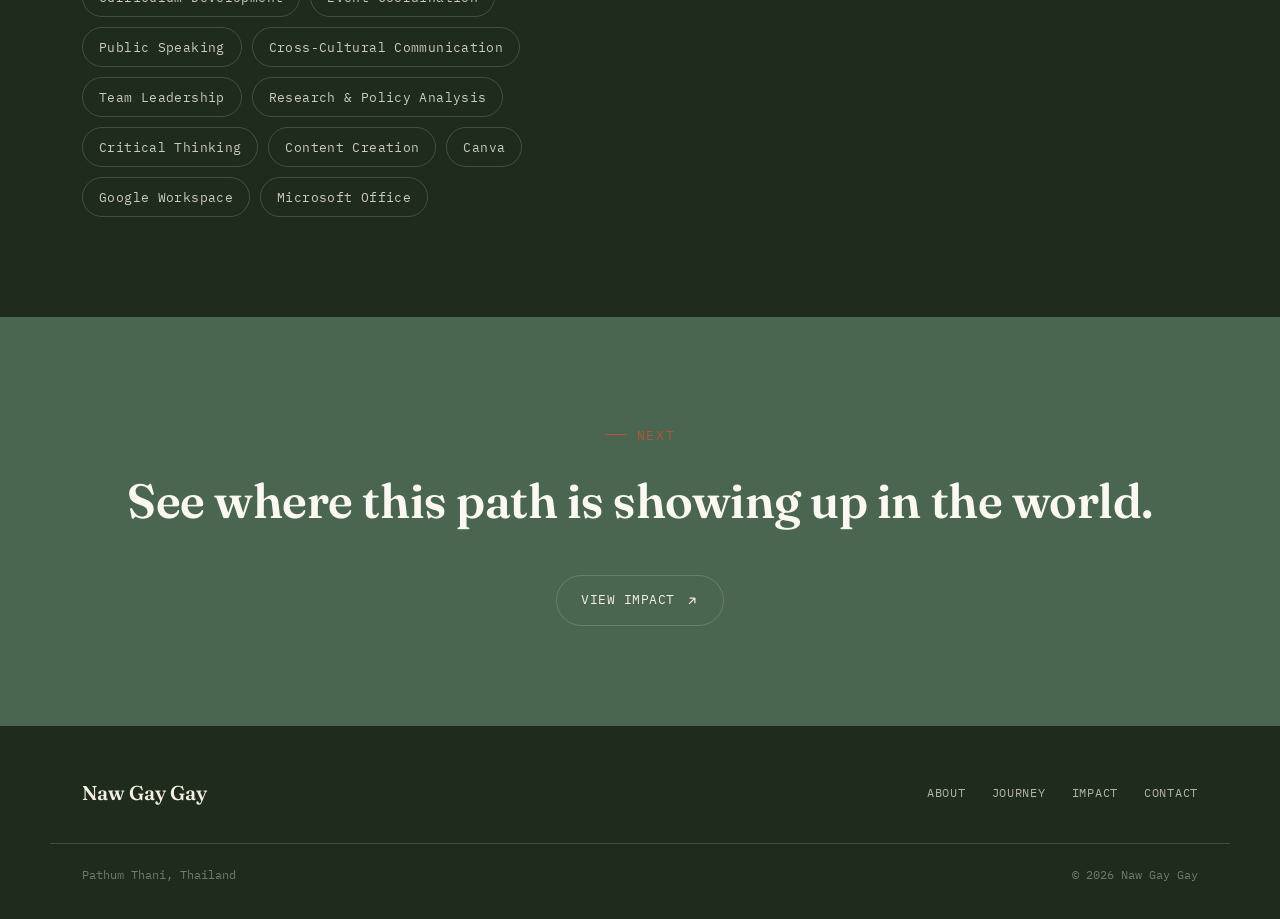
<file: journey.html>
<!doctype html>
<html lang="en">
<head>
<meta charset="UTF-8">
<meta name="viewport" content="width=device-width, initial-scale=1.0">
<title>Journey — Naw Gay Gay</title>
<meta name="description" content="Education and experience timeline of Naw Gay Gay, from Karenni Refugee Camp to Rangsit University and Gae Gae Education.">
<link rel="preconnect" href="https://fonts.googleapis.com">
<link rel="preconnect" href="https://fonts.gstatic.com" crossorigin>
<link href="https://fonts.googleapis.com/css2?family=Fraunces:ital,opsz,wght@0,9..144,400;0,9..144,500;0,9..144,600;1,9..144,400;1,9..144,500&family=Work+Sans:wght@400;500;600&family=IBM+Plex+Mono:wght@400;500&display=swap" rel="stylesheet">
<link rel="stylesheet" href="css/style.css">
</head>
<body>

<nav class="site-nav">
  <div class="container">
    <a href="index.html" class="brand">Naw Gay Gay <span>Educator · Youth Advocate</span></a>
    <ul class="nav-links">
      <li><a href="index.html">Home</a></li>
      <li><a href="story.html">About</a></li>
      <li><a href="journey.html" class="active">Journey</a></li>
      <li><a href="impact.html">Impact</a></li>
      <li><a href="contact.html">Contact</a></li>
    </ul>
    <div class="nav-cta">
      <a href="contact.html" class="btn text-only">Get in touch</a>
      <button class="nav-toggle" aria-label="Toggle menu"><span></span><span></span><span></span></button>
    </div>
  </div>
</nav>

<section class="page-banner">
  <div class="container">
    <p class="eyebrow">Journey</p>
    <h1>Grade 2 in a refugee<br>camp to a global<br>youth forum.</h1>
    <p>Eighteen years, mapped as one continuous path — because that's what it was. Every stop below fed into the next.</p>
  </div>
</section>

<section class="pad-xl">
  <div class="container">
    <div class="path-wrap">
      <svg class="path-line-svg" viewBox="0 0 4 2000" preserveAspectRatio="none" aria-hidden="true">
        <path d="M2 0 V 2000"></path>
      </svg>

      <div class="waypoint">
        <span class="marker"></span>
        <span class="when">2008 — 2018</span>
        <h3>Basic Education</h3>
        <span class="place">Karenni Refugee Camp 2, Thai–Myanmar Border</span>
        <p class="desc">Completed primary and secondary education, Grade 2 through Grade 10, inside the camp school system.</p>
      </div>

      <div class="waypoint">
        <span class="marker"></span>
        <span class="when">2018 — 2020</span>
        <h3>Karenni Further Studies Program</h3>
        <span class="place">Thai–Myanmar Border</span>
        <p class="desc">Studied social issues, leadership, and community development as a foundation for further education and service.</p>
      </div>

      <div class="waypoint">
        <span class="marker"></span>
        <span class="when">2019 — 2020</span>
        <h3>Youth Leader</h3>
        <span class="place">Karenni Refugee Camp</span>
        <p class="desc">Organized youth development and community engagement activities for peers inside the camp.</p>
      </div>

      <div class="waypoint">
        <span class="marker"></span>
        <span class="when">2020 — 2021</span>
        <h3>Assistant Principal &amp; Volunteer Teacher</h3>
        <span class="place">Karenni High School</span>
        <p class="desc">Supported school administration and supervised teachers' lesson plans across the school.</p>
      </div>

      <div class="waypoint">
        <span class="marker"></span>
        <span class="when">2021 — 2022</span>
        <h3>Minmahaw Higher Education Program</h3>
        <span class="place">Thai–Myanmar Border</span>
        <p class="desc">Completed GED preparation and academic training in readiness for university study.</p>
      </div>

      <div class="waypoint">
        <span class="marker"></span>
        <span class="when">2023 — 2024</span>
        <h3>Volunteer English Teacher</h3>
        <span class="place">Karenni Leadership College</span>
        <p class="desc">Taught English speaking, reading, and listening to pre-college students preparing for higher education.</p>
      </div>

      <div class="waypoint">
        <span class="marker"></span>
        <span class="when">2023 — Present</span>
        <h3>Education Mentor &amp; Youth Advocate</h3>
        <span class="place">Karenni Leadership College</span>
        <p class="desc">Mentoring refugee students as they prepare for higher education and leadership opportunities.</p>
      </div>

      <div class="waypoint">
        <span class="marker"></span>
        <span class="when">Current student</span>
        <h3>B.A. International Studies and Development</h3>
        <span class="place">Rangsit University, Thailand</span>
        <p class="desc">Studying global development, international relations, and community development.</p>
      </div>

      <div class="waypoint current">
        <span class="marker"></span>
        <span class="when">10 Aug 2024 — Present</span>
        <h3>Co-Founder &amp; Content Creator</h3>
        <span class="place">Gae Gae Education</span>
        <p class="desc">Co-founded an educational platform sharing scholarships, leadership programs, and learning resources — including free online English classes and self-designed interactive materials for young learners.</p>
      </div>

    </div>
  </div>
</section>

<section class="pad-xl">
  <div class="container">
    <div class="section-head reveal">
      <p class="eyebrow">Along the way</p>
      <h2>The journey in photos</h2>
    </div>
    <div class="gallery reveal-stagger">
      <figure class="g1"><a href="assets/img/journey-gallery-1.jpg" target="_blank" rel="noopener"><img src="assets/img/journey-gallery-1.jpg" alt="Morning assembly with hundreds of students at Karenni Refugee Camp"></a></figure>
      <figure class="g2"><a href="assets/img/journey-gallery-2.jpg" target="_blank" rel="noopener"><img src="assets/img/journey-gallery-2.jpg" alt="Selfie in front of the student body gathered on a mountainside"></a></figure>
      <figure class="g3"><a href="assets/img/journey-gallery-3.jpg" target="_blank" rel="noopener"><img src="assets/img/journey-gallery-3.jpg" alt="Group photo with fellow trainers at Karenni Leadership College"></a></figure>
      <figure class="g4"><a href="assets/img/journey-gallery-4.jpg" target="_blank" rel="noopener"><img src="assets/img/journey-gallery-4.jpg" alt="Representing at the ASEAN Secretariat with fellow delegates"></a></figure>
      <figure class="g4"><a href="assets/img/journey-gallery-5.jpg" target="_blank" rel="noopener"><img src="assets/img/journey-gallery-5.jpg" alt="Group photo on stage at the APFSD Youth Forum 2026"></a></figure>
      <figure class="g4"><a href="assets/img/journey-gallery-6.jpg" target="_blank" rel="noopener"><img src="assets/img/journey-gallery-6.jpg" alt="Group photo at a Canada Fund for Local Initiatives community event"></a></figure>
      <figure class="g4"><a href="assets/img/journey-gallery-7.jpg" target="_blank" rel="noopener"><img src="assets/img/journey-gallery-7.jpg" alt="Candid photo with friends outside Camp 2"></a></figure>
      <figure class="g4"><a href="assets/img/journey-gallery-8.jpg" target="_blank" rel="noopener"><img src="assets/img/journey-gallery-8.jpg" alt="On stage with fellow youth advocates at a regional forum"></a></figure>
    </div>
  </div>
</section>

<section class="on-ink pad-l">
  <div class="container">
    <div class="section-head reveal">
      <p class="eyebrow">Tools of the trade</p>
      <h2>Skills &amp; Languages</h2>
    </div>
    <div class="split reveal">
      <div>
        <p class="eyebrow" style="margin-bottom:16px;">Skills</p>
        <div class="chip-row">
          <span class="chip">Leadership</span>
          <span class="chip">Youth Empowerment</span>
          <span class="chip">Project Management</span>
          <span class="chip">Community Engagement</span>
          <span class="chip">Program Development</span>
          <span class="chip">Teaching &amp; Facilitation</span>
          <span class="chip">Student Mentoring</span>
          <span class="chip">Curriculum Development</span>
          <span class="chip">Event Coordination</span>
          <span class="chip">Public Speaking</span>
          <span class="chip">Cross-Cultural Communication</span>
          <span class="chip">Team Leadership</span>
          <span class="chip">Research &amp; Policy Analysis</span>
          <span class="chip">Critical Thinking</span>
          <span class="chip">Content Creation</span>
          <span class="chip">Canva</span>
          <span class="chip">Google Workspace</span>
          <span class="chip">Microsoft Office</span>
        </div>
      </div>
      <div>
        <p class="eyebrow" style="margin-bottom:16px;">Languages</p>
        <div class="chip-row">
          <span class="chip">English — Professional</span>
          <span class="chip">Burmese — Native</span>
          <span class="chip">Karenni — Native</span>
          <span class="chip">Thai — Intermediate</span>
        </div>
      </div>
    </div>
  </div>
</section>

<section class="on-moss pad-l">
  <div class="container" style="text-align:center;">
    <p class="eyebrow" style="justify-content:center;">Next</p>
    <h2 style="font-size:clamp(30px,4vw,48px); margin-top:18px;">See where this path is showing up in the world.</h2>
    <div style="margin-top:36px;">
      <a href="impact.html" class="btn on-ink">View Impact <svg viewBox="0 0 24 24" fill="none" stroke="currentColor" stroke-width="2"><path d="M7 17L17 7M17 7H8M17 7V16"/></svg></a>
    </div>
  </div>
</section>

<footer class="site-footer">
  <div class="container">
    <a href="index.html" class="brand">Naw Gay Gay</a>
    <ul class="footer-links">
      <li><a href="story.html">About</a></li>
      <li><a href="journey.html">Journey</a></li>
      <li><a href="impact.html">Impact</a></li>
      <li><a href="contact.html">Contact</a></li>
    </ul>
  </div>
  <div class="container footer-bottom">
    <span>Pathum Thani, Thailand</span>
    <span>© <span class="js-year"></span> Naw Gay Gay</span>
  </div>
</footer>

<script src="js/main.js"></script>
</body>
</html>
</file>
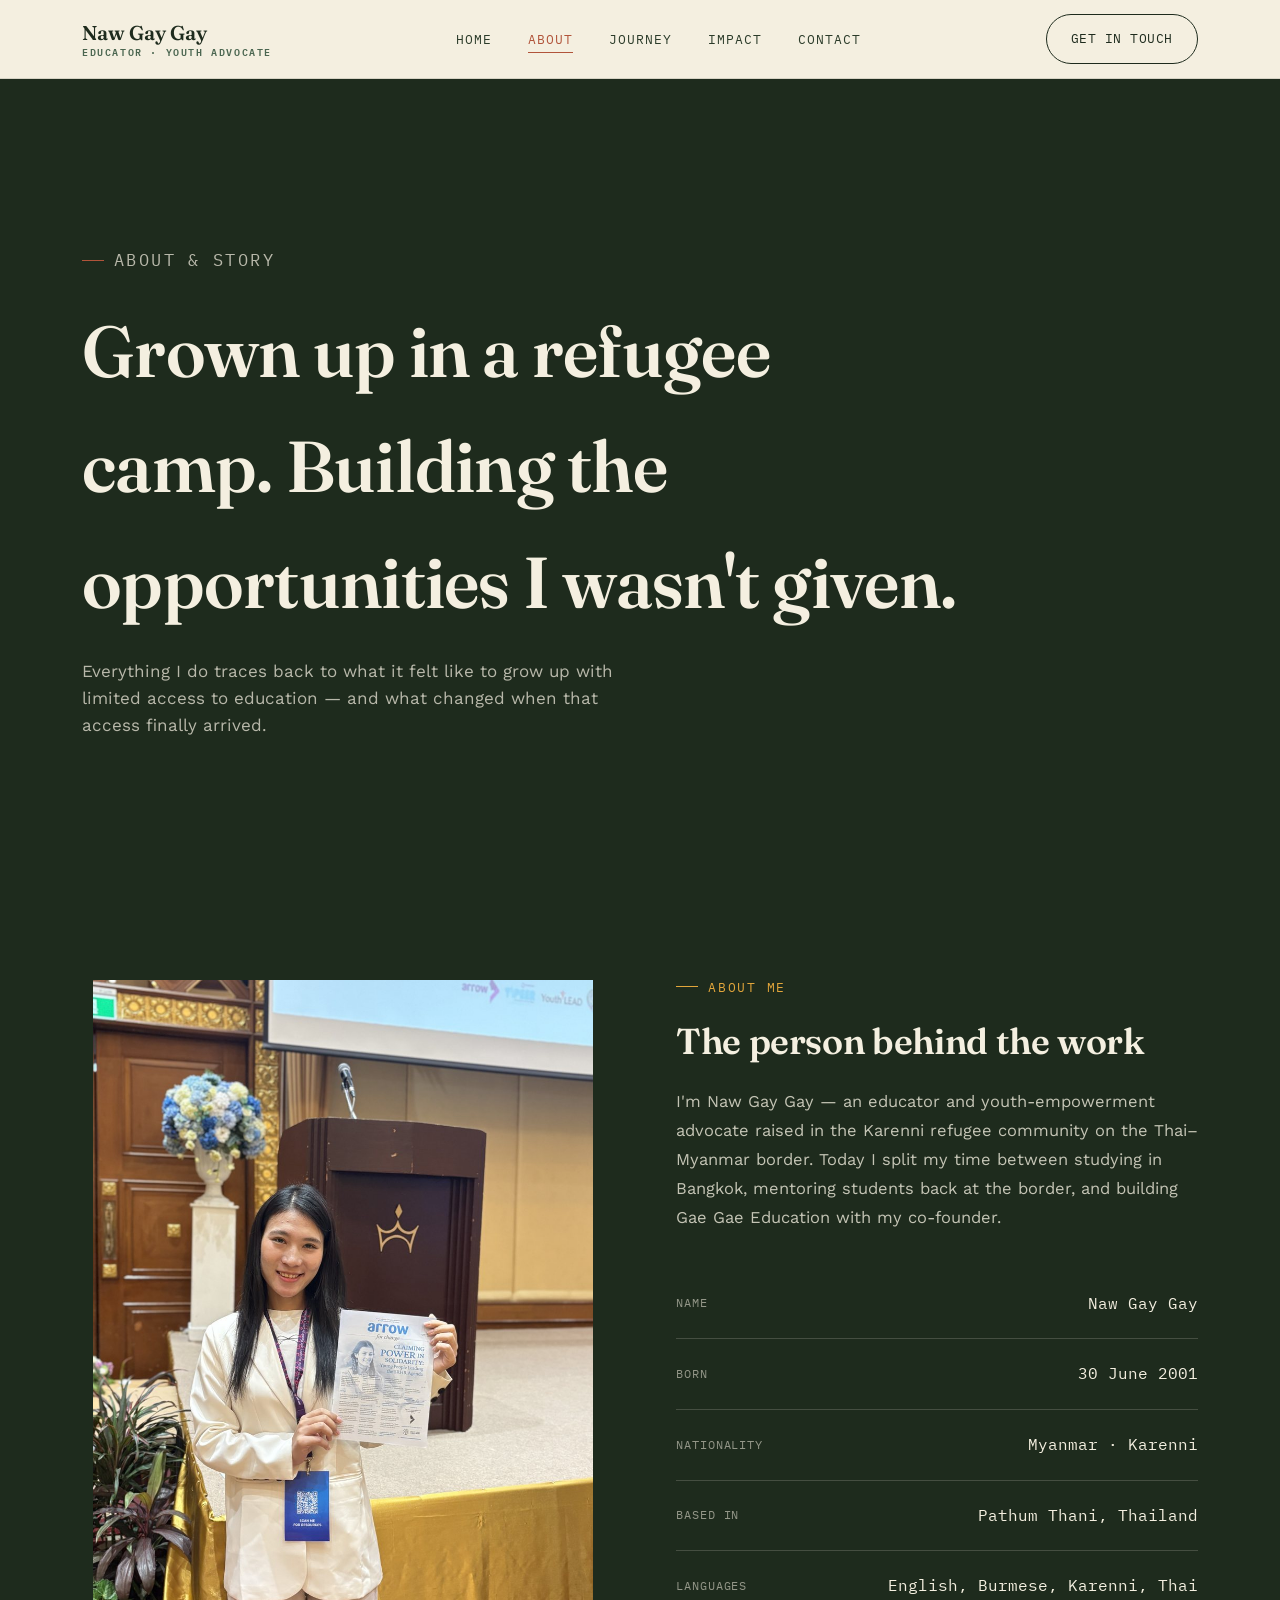
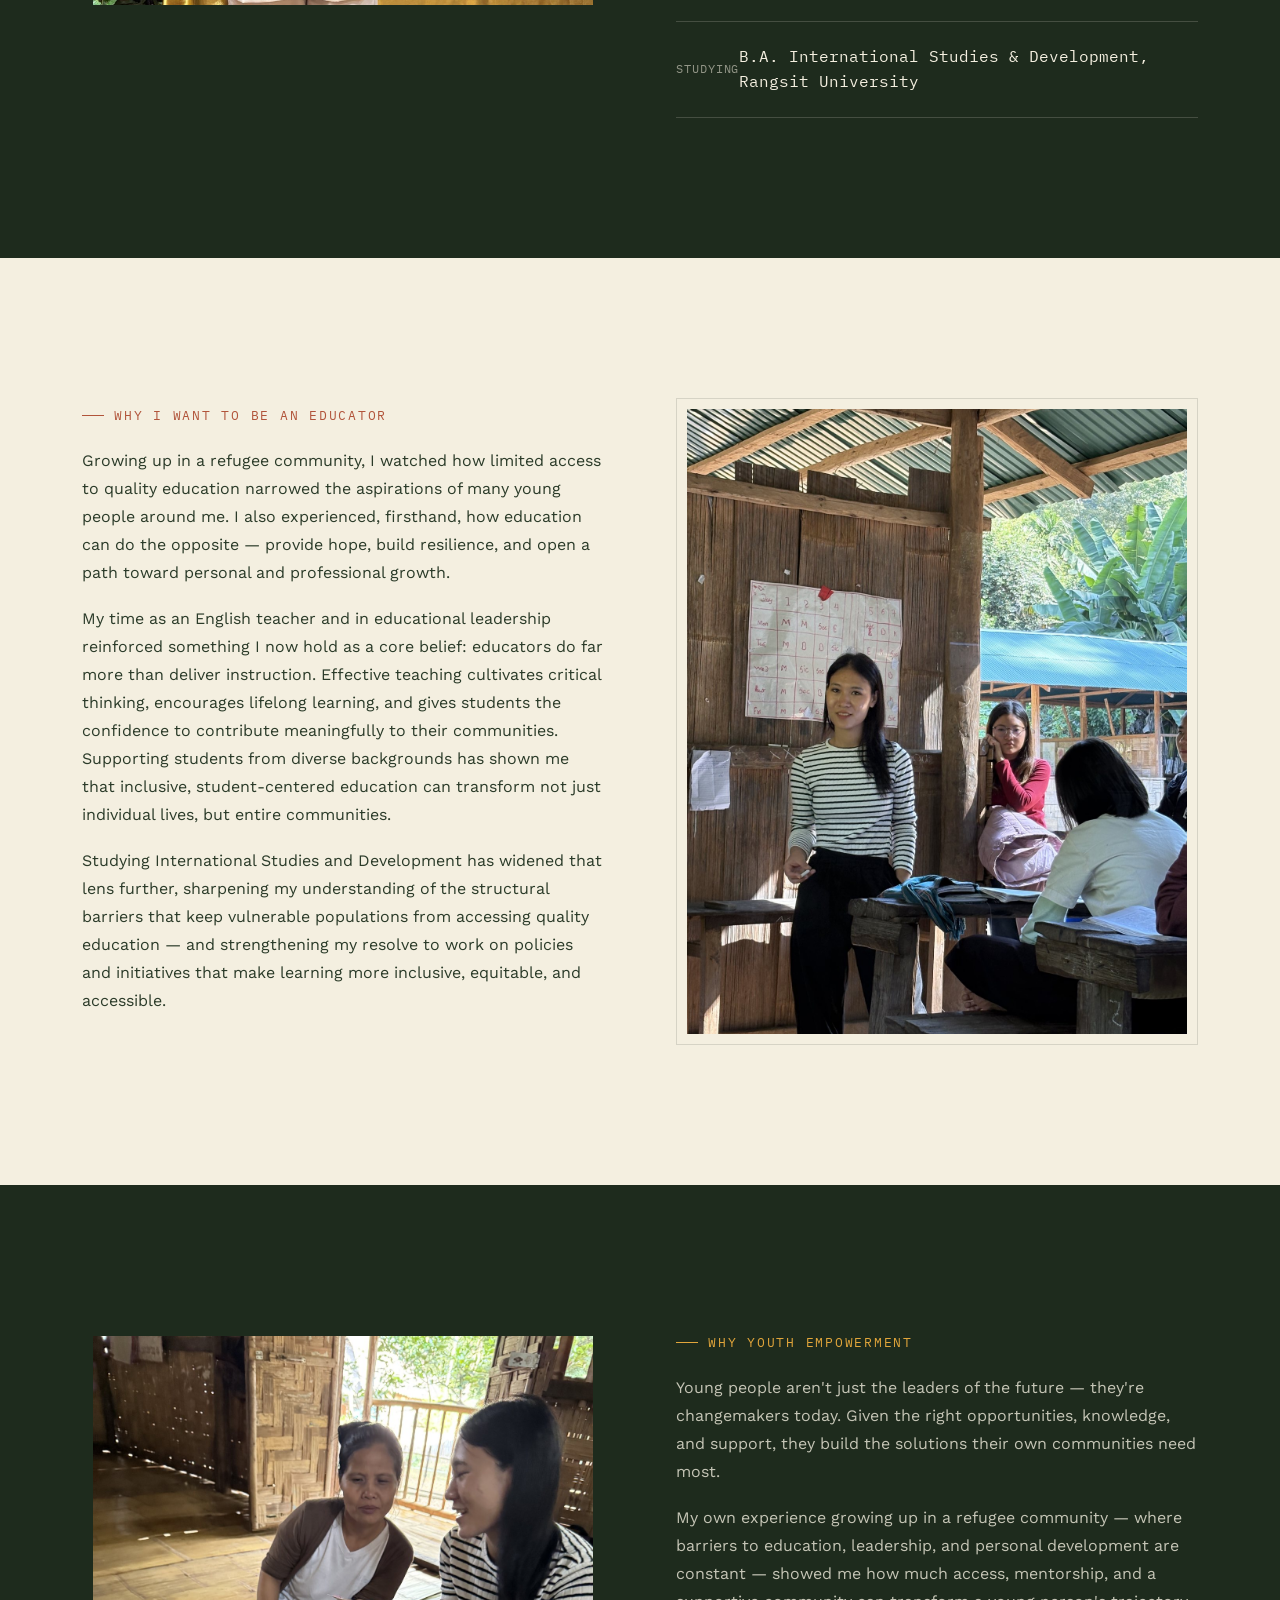
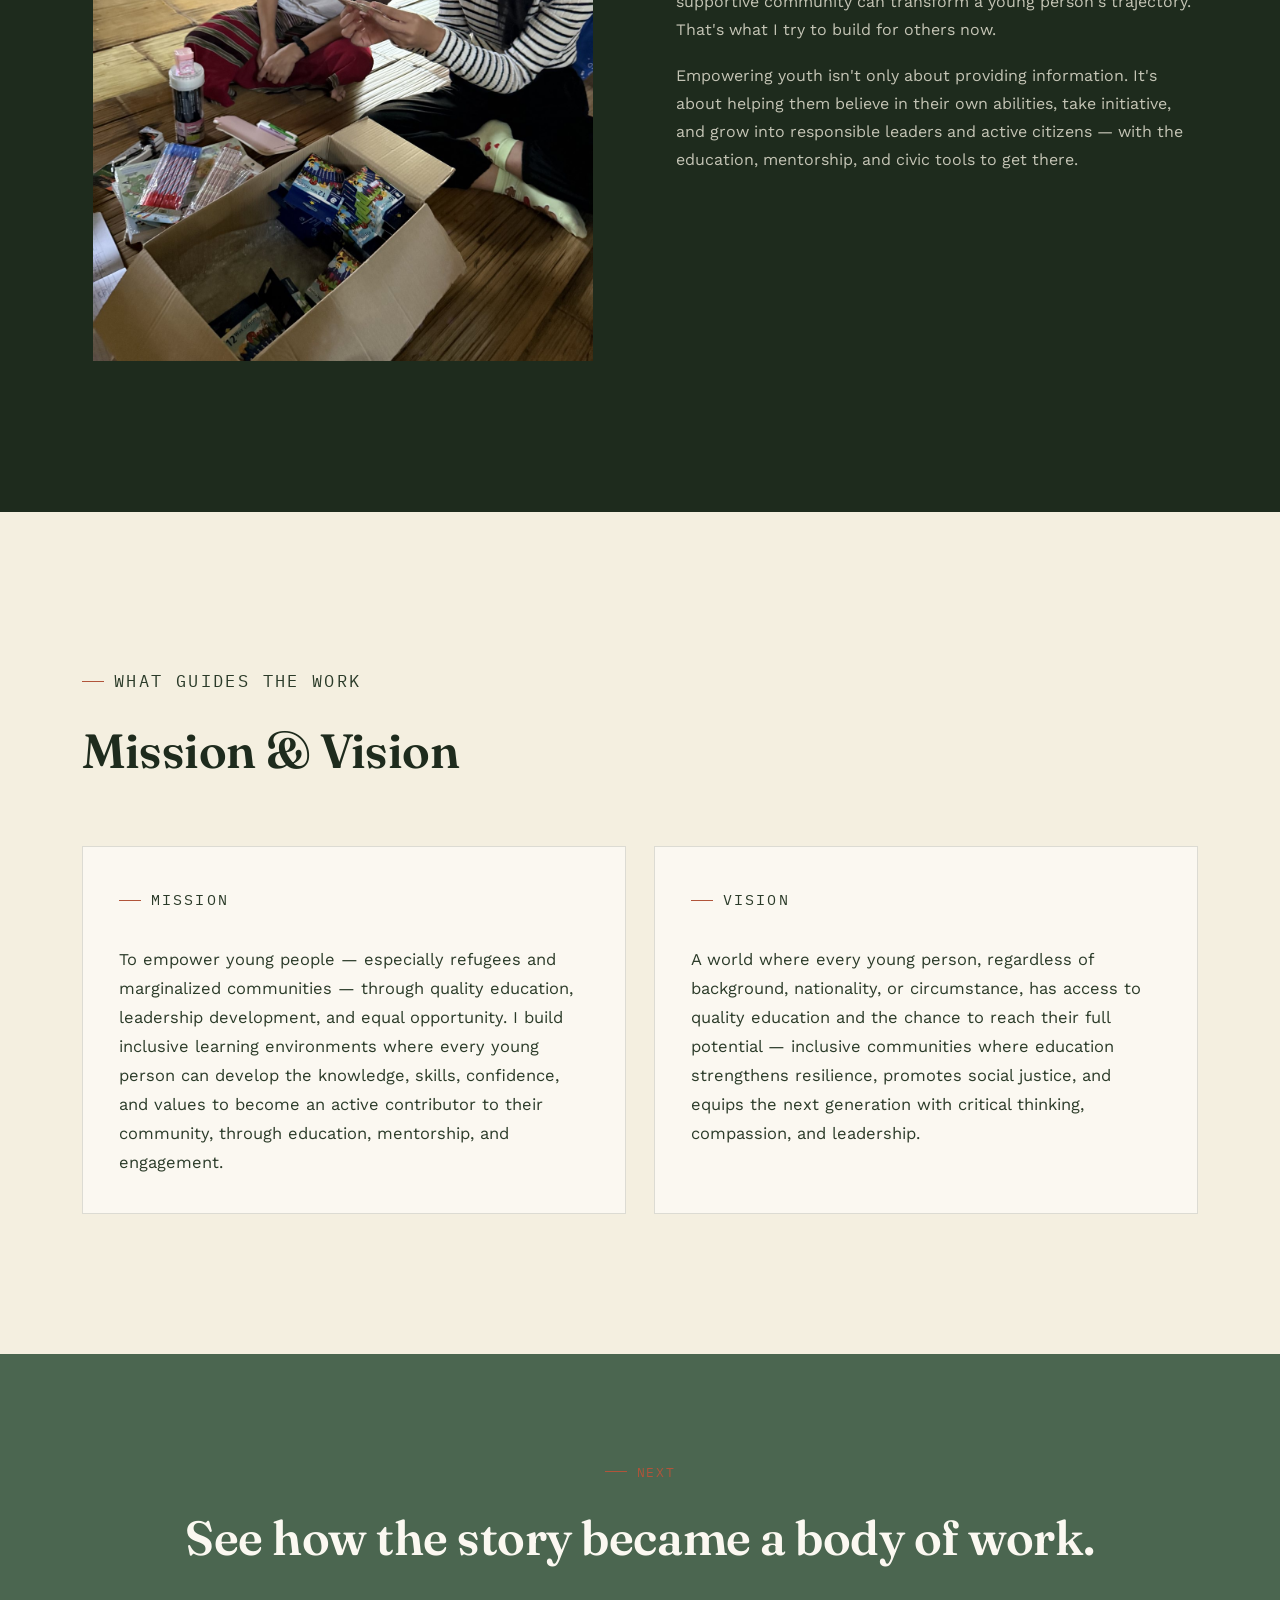
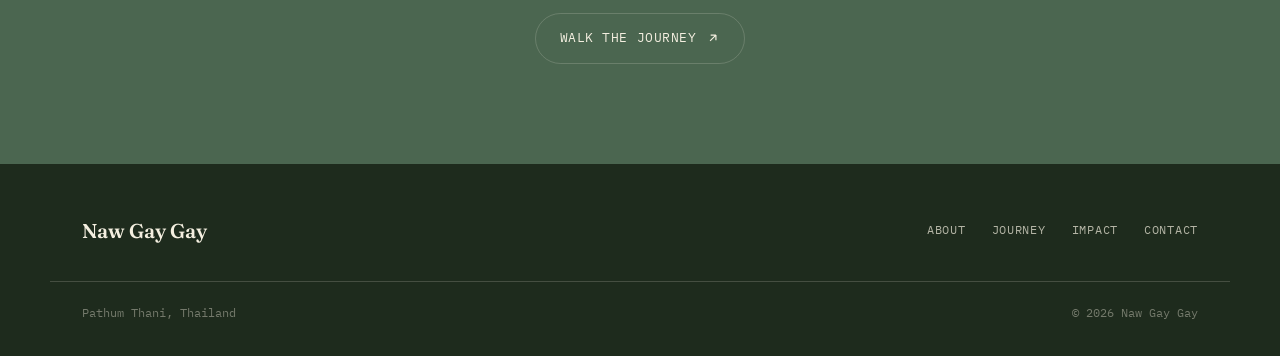
<file: story.html>
<!doctype html>
<html lang="en">
<head>
<meta charset="UTF-8">
<meta name="viewport" content="width=device-width, initial-scale=1.0">
<title>About — Naw Gay Gay</title>
<meta name="description" content="Meet Naw Gay Gay — educator and youth-empowerment advocate — and why she does the work she does, plus the mission and vision that drive it.">
<link rel="preconnect" href="https://fonts.googleapis.com">
<link rel="preconnect" href="https://fonts.gstatic.com" crossorigin>
<link href="https://fonts.googleapis.com/css2?family=Fraunces:ital,opsz,wght@0,9..144,400;0,9..144,500;0,9..144,600;1,9..144,400;1,9..144,500&family=Work+Sans:wght@400;500;600&family=IBM+Plex+Mono:wght@400;500&display=swap" rel="stylesheet">
<link rel="stylesheet" href="css/style.css">
</head>
<body>

<nav class="site-nav">
  <div class="container">
    <a href="index.html" class="brand">Naw Gay Gay <span>Educator · Youth Advocate</span></a>
    <ul class="nav-links">
      <li><a href="index.html">Home</a></li>
      <li><a href="story.html" class="active">About</a></li>
      <li><a href="journey.html">Journey</a></li>
      <li><a href="impact.html">Impact</a></li>
      <li><a href="contact.html">Contact</a></li>
    </ul>
    <div class="nav-cta">
      <a href="contact.html" class="btn text-only">Get in touch</a>
      <button class="nav-toggle" aria-label="Toggle menu"><span></span><span></span><span></span></button>
    </div>
  </div>
</nav>

<section class="page-banner">
  <div class="container">
    <p class="eyebrow">About &amp; Story</p>
    <h1>Grown up in a refugee<br>camp. Building the<br>opportunities I wasn't given.</h1>
    <p>Everything I do traces back to what it felt like to grow up with limited access to education — and what changed when that access finally arrived.</p>
  </div>
</section>

<section class="pad-xl on-ink">
  <div class="container">
    <div class="split">
      <div class="media reveal">
        <img src="assets/img/about-hero-portrait.jpg" alt="Naw Gay Gay holding a print feature about youth leadership at a regional forum">
      </div>
      <div class="reveal">
        <p class="eyebrow">About me</p>
        <h2 style="font-size:36px;margin-top:16px;">The person behind the work</h2>
        <p style="margin-top:18px;color:rgba(244,239,224,.78);font-size:16.5px;line-height:1.75;">I'm Naw Gay Gay — an educator and youth-empowerment advocate raised in the Karenni refugee community on the Thai–Myanmar border. Today I split my time between studying in Bangkok, mentoring students back at the border, and building Gae Gae Education with my co-founder.</p>
        <div class="contact-list" style="margin-top:36px;">
          <div class="row"><span class="k">Name</span><span class="v">Naw Gay Gay</span></div>
          <div class="row"><span class="k">Born</span><span class="v">30 June 2001</span></div>
          <div class="row"><span class="k">Nationality</span><span class="v">Myanmar · Karenni</span></div>
          <div class="row"><span class="k">Based in</span><span class="v">Pathum Thani, Thailand</span></div>
          <div class="row"><span class="k">Languages</span><span class="v">English, Burmese, Karenni, Thai</span></div>
          <div class="row"><span class="k">Studying</span><span class="v">B.A. International Studies &amp; Development, Rangsit University</span></div>
        </div>
      </div>
    </div>
  </div>
</section>

<section class="pad-xl">
  <div class="container">
    <div class="split">
      <div class="reveal">
        <p class="eyebrow">Why I want to be an educator</p>
        <div class="prose" style="margin-top:22px;">
          <p>Growing up in a refugee community, I watched how limited access to quality education narrowed the aspirations of many young people around me. I also experienced, firsthand, how education can do the opposite — provide hope, build resilience, and open a path toward personal and professional growth.</p>
          <p>My time as an English teacher and in educational leadership reinforced something I now hold as a core belief: educators do far more than deliver instruction. Effective teaching cultivates critical thinking, encourages lifelong learning, and gives students the confidence to contribute meaningfully to their communities. Supporting students from diverse backgrounds has shown me that inclusive, student-centered education can transform not just individual lives, but entire communities.</p>
          <p>Studying International Studies and Development has widened that lens further, sharpening my understanding of the structural barriers that keep vulnerable populations from accessing quality education — and strengthening my resolve to work on policies and initiatives that make learning more inclusive, equitable, and accessible.</p>
        </div>
      </div>
      <div class="media reveal">
        <img src="assets/img/about-portrait.jpg" alt="Naw Gay Gay teaching in a community classroom on the Thai–Myanmar border">
      </div>
    </div>
  </div>
</section>

<section class="pad-xl on-ink">
  <div class="container">
    <div class="split">
      <div class="media reveal">
        <img src="assets/img/about-secondary.jpg" alt="Naw Gay Gay sorting school supplies with a community member">
      </div>
      <div class="reveal">
        <p class="eyebrow">Why youth empowerment</p>
        <div class="prose" style="margin-top:22px;">
          <p style="color:rgba(244,239,224,.78);">Young people aren't just the leaders of the future — they're changemakers today. Given the right opportunities, knowledge, and support, they build the solutions their own communities need most.</p>
          <p style="color:rgba(244,239,224,.78);">My own experience growing up in a refugee community — where barriers to education, leadership, and personal development are constant — showed me how much access, mentorship, and a supportive community can transform a young person's trajectory. That's what I try to build for others now.</p>
          <p style="color:rgba(244,239,224,.78);">Empowering youth isn't only about providing information. It's about helping them believe in their own abilities, take initiative, and grow into responsible leaders and active citizens — with the education, mentorship, and civic tools to get there.</p>
        </div>
      </div>
    </div>
  </div>
</section>

<section class="pad-xl">
  <div class="container">
    <div class="section-head reveal">
      <p class="eyebrow">What guides the work</p>
      <h2>Mission &amp; Vision</h2>
    </div>
    <div class="card-grid reveal-stagger">
      <div class="card">
        <p class="eyebrow">Mission</p>
        <p style="margin-top:16px; font-size:16.5px; color:var(--ink-soft); line-height:1.75;">To empower young people — especially refugees and marginalized communities — through quality education, leadership development, and equal opportunity. I build inclusive learning environments where every young person can develop the knowledge, skills, confidence, and values to become an active contributor to their community, through education, mentorship, and engagement.</p>
      </div>
      <div class="card">
        <p class="eyebrow">Vision</p>
        <p style="margin-top:16px; font-size:16.5px; color:var(--ink-soft); line-height:1.75;">A world where every young person, regardless of background, nationality, or circumstance, has access to quality education and the chance to reach their full potential — inclusive communities where education strengthens resilience, promotes social justice, and equips the next generation with critical thinking, compassion, and leadership.</p>
      </div>
    </div>
  </div>
</section>

<section class="on-moss pad-l">
  <div class="container" style="text-align:center;">
    <p class="eyebrow" style="justify-content:center;">Next</p>
    <h2 style="font-size:clamp(30px,4vw,48px); margin-top:18px;">See how the story became a body of work.</h2>
    <div style="margin-top:36px;">
      <a href="journey.html" class="btn on-ink">Walk the journey <svg viewBox="0 0 24 24" fill="none" stroke="currentColor" stroke-width="2"><path d="M7 17L17 7M17 7H8M17 7V16"/></svg></a>
    </div>
  </div>
</section>

<footer class="site-footer">
  <div class="container">
    <a href="index.html" class="brand">Naw Gay Gay</a>
    <ul class="footer-links">
      <li><a href="story.html">About</a></li>
      <li><a href="journey.html">Journey</a></li>
      <li><a href="impact.html">Impact</a></li>
      <li><a href="contact.html">Contact</a></li>
    </ul>
  </div>
  <div class="container footer-bottom">
    <span>Pathum Thani, Thailand</span>
    <span>© <span class="js-year"></span> Naw Gay Gay</span>
  </div>
</footer>

<script src="js/main.js"></script>
</body>
</html>
</file>
<file: css/style.css>
/* ============================================================
   NAW GAE GAE — PORTFOLIO
   Design tokens: forest ink / warm parchment / marigold / clay
   Display: Fraunces · Body: Work Sans · Utility: IBM Plex Mono
   ============================================================ */

:root{
  --ink:        #1E2B1D;   /* deep forest, near-black */
  --ink-soft:   #2B3B29;
  --parchment:  #F4EFE0;   /* warm paper */
  --cloud:      #FBF8F1;   /* near-white card surface */
  --moss:       #4B6650;   /* mid green */
  --moss-soft:  #6E8B71;
  --marigold:   #E2A63B;   /* gold / hope */
  --marigold-soft: #F0C878;
  --clay:       #B1543A;   /* muted rust */
  --line:       rgba(30,43,29,0.14);
  --line-on-ink: rgba(244,239,224,0.18);

  --font-display: "Fraunces", "Iowan Old Style", serif;
  --font-body: "Work Sans", -apple-system, BlinkMacSystemFont, sans-serif;
  --font-mono: "IBM Plex Mono", ui-monospace, monospace;

  --container: 1180px;
  --radius: 4px;
  --ease: cubic-bezier(.22,.61,.36,1);
}

*,*::before,*::after{ box-sizing: border-box; }
html{ scroll-behavior: smooth; }
@media (prefers-reduced-motion: reduce){
  html{ scroll-behavior: auto; }
  *{ animation-duration: 0.01ms !important; animation-iteration-count: 1 !important; transition-duration: 0.01ms !important; }
}

body{
  margin:0;
  background: var(--parchment);
  color: var(--ink);
  font-family: var(--font-body);
  font-size: 16px;
  line-height: 1.6;
  -webkit-font-smoothing: antialiased;
}

img{ max-width:100%; display:block; }
a{ color: inherit; text-decoration: none; }
ul{ margin:0; padding:0; list-style:none; }
h1,h2,h3,h4{ margin:0; font-family: var(--font-display); font-weight: 600; letter-spacing: -0.01em; }
p{ margin:0; }

.container{
  max-width: var(--container);
  margin: 0 auto;
  padding: 0 32px;
}

section{ position: relative; }

/* ---------- eyebrow / labels ---------- */
.eyebrow{
  font-family: var(--font-mono);
  font-size: 12.5px;
  letter-spacing: 0.14em;
  text-transform: uppercase;
  color: var(--clay);
  display: inline-flex;
  align-items: center;
  gap: 10px;
}
.eyebrow::before{
  content:"";
  width: 22px; height: 1px;
  background: var(--clay);
  display: inline-block;
}
section.on-ink .eyebrow{ color: var(--marigold); }
section.on-ink .eyebrow::before{ background: var(--marigold); }

/* ---------- buttons ---------- */
.btn{
  font-family: var(--font-mono);
  font-size: 13px;
  letter-spacing: 0.04em;
  text-transform: uppercase;
  display: inline-flex;
  align-items: center;
  gap: 10px;
  padding: 14px 24px;
  border-radius: 999px;
  border: 1px solid var(--ink);
  background: transparent;
  color: var(--ink);
  cursor: pointer;
  transition: background .3s var(--ease), color .3s var(--ease), border-color .3s var(--ease), transform .3s var(--ease);
}
.btn:hover{ background: var(--ink); color: var(--parchment); transform: translateY(-2px); }
.btn.solid{ background: var(--ink); color: var(--parchment); }
.btn.solid:hover{ background: var(--clay); border-color: var(--clay); color: var(--cloud); }
.btn.on-ink{ border-color: var(--line-on-ink); color: var(--parchment); }
.btn.on-ink:hover{ background: var(--marigold); border-color: var(--marigold); color: var(--ink); }
.btn svg{ width:14px; height:14px; transition: transform .3s var(--ease); }
.btn:hover svg{ transform: translate(3px,-3px); }

/* ============================================================
   NAV
   ============================================================ */
.site-nav{
  position: sticky; top:0; z-index: 100;
  background: rgba(244,239,224,0.86);
  backdrop-filter: blur(10px);
  border-bottom: 1px solid var(--line);
}
.site-nav .container{
  display:flex; align-items:center; justify-content:space-between;
  height: 78px;
}
.brand{
  font-family: var(--font-display);
  font-weight: 600;
  font-size: 20px;
  display:flex; flex-direction:column; line-height: 1.05;
}
.brand span{
  font-family: var(--font-mono);
  font-size: 10px;
  letter-spacing: 0.16em;
  text-transform: uppercase;
  color: var(--moss);
  margin-top:3px;
}
.nav-links{ display:flex; gap: 36px; align-items:center; }
.nav-links a{
  font-family: var(--font-mono);
  font-size: 12.5px;
  letter-spacing: 0.08em;
  text-transform: uppercase;
  position: relative;
  padding: 6px 0;
  color: var(--ink-soft);
}
.nav-links a::after{
  content:"";
  position:absolute; left:0; bottom:0; height:1px; width:0;
  background: var(--clay);
  transition: width .3s var(--ease);
}
.nav-links a:hover::after, .nav-links a.active::after{ width:100%; }
.nav-links a.active{ color: var(--clay); }
.nav-cta{ display:flex; align-items:center; gap:20px; }
.nav-toggle{
  display:none; width:40px; height:40px; border:1px solid var(--line);
  border-radius: 50%; background:none; cursor:pointer;
  align-items:center; justify-content:center; flex-direction:column; gap:5px;
}
.nav-toggle span{ width:16px; height:1px; background:var(--ink); display:block; transition: all .3s var(--ease); }

@media (max-width: 860px){
  .site-nav .container{
    flex-wrap: wrap; height: auto; min-height: 78px;
    padding-top: 16px; padding-bottom: 16px; row-gap: 16px;
  }
  .brand{ order: 1; }
  .nav-cta{ order: 2; display:none; }
  .nav-toggle{ display:none; }

  .nav-links{
    order: 3;
    position: static; inset: auto; background: none; border: none; transform: none; transition: none;
    display: flex;
    flex-wrap: nowrap;
    justify-content: space-between;
    align-items: center;
    width: 100%;
    padding: 0;
    gap: 4px;
  }
  .nav-links a{
    font-size: 11px;
    letter-spacing: 0.02em;
    padding: 4px 0;
    white-space: nowrap;
  }
}

/* ============================================================
   SECTION MODIFIERS
   ============================================================ */
section.on-ink{ background: var(--ink); color: var(--parchment); }
section.on-moss{ background: var(--moss); color: var(--cloud); }
.pad-xl{ padding: 140px 0; }
.pad-l{ padding: 100px 0; }
.pad-m{ padding: 72px 0; }

@media (max-width: 760px){
  .pad-xl{ padding: 88px 0; }
  .pad-l{ padding: 64px 0; }
  .pad-m{ padding: 48px 0; }
  .container{ padding: 0 22px; }
}

/* ============================================================
   HERO (index)
   ============================================================ */
.hero{
  background: var(--ink);
  color: var(--parchment);
  position: relative;
  overflow: hidden;
  padding: 64px 0 0;
}
.hero-grain{
  position:absolute; inset:0; opacity:.06; pointer-events:none;
  background-image: radial-gradient(circle at 1px 1px, var(--parchment) 1px, transparent 0);
  background-size: 4px 4px;
}
.hero-inner{
  display:grid; grid-template-columns: 1.15fr 0.85fr; gap: 56px; align-items:center;
  padding-bottom: 70px;
}
.hero h1{
  font-size: clamp(48px, 6.4vw, 92px);
  line-height: 0.98;
  font-weight: 600;
}
.hero h1 em{ font-style: italic; color: var(--marigold); font-weight: 400; }
.hero-lede{
  margin-top: 26px;
  max-width: 480px;
  font-size: 18px;
  color: rgba(244,239,224,0.78);
}
.hero-actions{ display:flex; gap:16px; margin-top: 40px; flex-wrap: wrap; }
.hero-media{ position:relative; }
.hero-media .frame{
  position: relative;
  border: 1px solid var(--line-on-ink);
  padding: 14px;
}
.hero-media img{ width:100%; height: 100%; object-fit: cover; aspect-ratio: 4/5; }
.hero-media .tag{
  position:absolute; bottom:-18px; left:-18px;
  background: var(--marigold); color: var(--ink);
  font-family: var(--font-mono); font-size: 11.5px; letter-spacing:0.06em; text-transform:uppercase;
  padding: 12px 18px; border-radius: 999px;
}
.hero-strip{
  border-top: 1px solid var(--line-on-ink);
  padding: 26px 0;
  display:flex; gap: 48px; flex-wrap:wrap;
  font-family: var(--font-mono); font-size: 12.5px; letter-spacing:0.06em; text-transform:uppercase;
  color: rgba(244,239,224,0.6);
}
.hero-strip strong{ color: var(--marigold); font-family: var(--font-body); font-size:15px; text-transform:none; letter-spacing:0; margin-right:6px; }

@media (max-width: 900px){
  .hero-inner{ grid-template-columns: 1fr; }
  .hero-media{ order:-1; max-width: 320px; }
}

/* ============================================================
   PILLARS / INTRO CARDS
   ============================================================ */
.pillars{ display:grid; grid-template-columns: repeat(3,1fr); gap: 1px; background: var(--line); border:1px solid var(--line); margin-top: 60px; }
.pillar{ background: var(--parchment); padding: 40px 34px; }
.pillar .num{ font-family: var(--font-mono); font-size: 12px; color: var(--clay); letter-spacing:0.1em; }
.pillar h3{ font-size: 24px; margin: 18px 0 12px; }
.pillar p{ color: var(--ink-soft); font-size: 15px; }
@media (max-width: 760px){ .pillars{ grid-template-columns: 1fr; } }

/* ============================================================
   SECTION HEADS
   ============================================================ */
.section-head{ max-width: 640px; margin-bottom: 56px; }
.section-head h2{ font-size: clamp(32px, 4vw, 48px); margin-top: 18px; }
.section-head p{ margin-top:16px; color: var(--ink-soft); font-size: 17px; }
section.on-ink .section-head p{ color: rgba(244,239,224,0.72); }

/* ============================================================
   QUOTE BLOCK
   ============================================================ */
.quote-block{
  border-left: 2px solid var(--marigold);
  padding-left: 32px;
  margin: 8px 0;
}
.quote-block p{
  font-family: var(--font-display);
  font-size: clamp(22px,2.6vw,32px);
  line-height: 1.35;
  font-style: italic;
  font-weight: 400;
}

/* ============================================================
   TWO COL TEXT / IMAGE
   ============================================================ */
.split{ display:grid; grid-template-columns: 1fr 1fr; gap: 72px; align-items:start; }
.split .media img{ width:100%; aspect-ratio: 4/5; object-fit:cover; }
.split .media{ border:1px solid var(--line); padding:10px; }
@media (max-width: 860px){ .split{ grid-template-columns:1fr; gap:36px; } }

.prose p + p{ margin-top: 18px; }
.prose p{ color: var(--ink-soft); font-size: 16px; line-height: 1.75; }

/* ============================================================
   THE PATH — signature timeline element
   ============================================================ */
.path-wrap{ position: relative; }
.path-line-svg{
  position:absolute; left: 23px; top:0; bottom:0; width: 3px; height:100%;
}
.path-line-svg path{
  fill:none; stroke: var(--marigold); stroke-width: 3; stroke-linecap: round;
  stroke-dasharray: 8 10;
  stroke-dashoffset: 2000;
  transition: stroke-dashoffset 2.4s var(--ease);
}
.path-line-svg.drawn path{ stroke-dashoffset: 0; }

.waypoint{
  position: relative;
  padding: 0 0 64px 74px;
  opacity: 0; transform: translateY(24px);
  transition: opacity .7s var(--ease), transform .7s var(--ease);
}
.waypoint.in{ opacity:1; transform:none; }
.waypoint:last-child{ padding-bottom: 0; }
.waypoint .marker{
  position:absolute; left: 10px; top: 4px;
  width: 30px; height:30px; border-radius:50%;
  background: var(--parchment);
  border: 2px solid var(--marigold);
  display:flex; align-items:center; justify-content:center;
}
.waypoint .marker::after{ content:""; width:9px; height:9px; border-radius:50%; background: var(--marigold); }
.waypoint.current .marker{ background: var(--marigold); }
.waypoint.current .marker::after{ background: var(--ink); }
.waypoint .when{
  font-family: var(--font-mono); font-size: 12.5px; letter-spacing:0.08em; text-transform:uppercase; color: var(--clay);
}
.waypoint h3{ font-size: 23px; margin: 8px 0 6px; }
.waypoint .place{ font-size: 14px; color: var(--moss); margin-bottom: 10px; font-weight:600; }
.waypoint p.desc{ color: var(--ink-soft); font-size: 15.5px; max-width: 560px; }
section.on-ink .waypoint p.desc{ color: rgba(244,239,224,.72); }
section.on-ink .waypoint .marker{ background: var(--ink); }

/* ============================================================
   SKILL TAGS / CHIPS
   ============================================================ */
.chip-row{ display:flex; flex-wrap:wrap; gap: 10px; }
.chip{
  font-family: var(--font-mono); font-size: 12.5px; letter-spacing:0.03em;
  padding: 9px 16px; border-radius: 999px; border: 1px solid var(--line);
  color: var(--ink-soft);
}
section.on-ink .chip{ border-color: var(--line-on-ink); color: rgba(244,239,224,.82); }

/* ============================================================
   CARDS — projects / certifications
   ============================================================ */
.card-grid{ display:grid; grid-template-columns: repeat(2,1fr); gap: 28px; }
@media (max-width: 760px){ .card-grid{ grid-template-columns: 1fr; } }
.card{
  background: var(--cloud);
  border: 1px solid var(--line);
  padding: 36px;
  transition: transform .35s var(--ease), box-shadow .35s var(--ease);
}
.card:hover{ transform: translateY(-6px); box-shadow: 0 24px 40px -20px rgba(30,43,29,0.28); }
.card .eyebrow{ margin-bottom: 18px; }
.card h3{ font-size: 22px; margin-bottom: 10px; }
.card p{ color: var(--ink-soft); font-size: 15px; }
.card .role{ font-family: var(--font-mono); font-size: 12.5px; color: var(--moss); margin-top:14px; display:block; }

.cert-list{ border-top: 1px solid var(--line); }
.cert-row{
  display:grid; grid-template-columns: 130px 1fr auto; gap: 24px; align-items:baseline;
  padding: 26px 0; border-bottom: 1px solid var(--line);
}
.cert-row .when{ font-family: var(--font-mono); font-size: 13px; color: var(--clay); }
.cert-row h4{ font-size: 18px; font-weight:600; }
.cert-row p{ color: var(--ink-soft); font-size: 14.5px; margin-top:4px; }
.cert-row a{ font-family: var(--font-mono); font-size:12px; text-decoration:underline; text-underline-offset:3px; color: var(--moss); white-space:nowrap; }
@media (max-width: 700px){
  .cert-row{ grid-template-columns: 1fr; gap:8px; }
}

/* ============================================================
   GALLERY
   ============================================================ */
.gallery{ display:grid; grid-template-columns: repeat(4, 1fr); gap: 18px; }
.gallery figure{ margin:0; overflow:hidden; }
.gallery img{ width:100%; height:100%; object-fit:cover; transition: transform .6s var(--ease); }
.gallery a:hover img{ transform: scale(1.06); }
.gallery .g1{ grid-column: span 2; grid-row: span 2; }
.gallery .g1 img, .gallery .g2 img, .gallery .g3 img, .gallery .g4 img{ aspect-ratio:1/1; }
.gallery .g1 img{ aspect-ratio: 1/1; }
@media (max-width: 760px){
  .gallery{ grid-template-columns: repeat(2,1fr); }
  .gallery .g1{ grid-column: span 2; }
}

/* ============================================================
   STATS STRIP
   ============================================================ */
.stats{ display:grid; grid-template-columns: repeat(4,1fr); border-top:1px solid var(--line-on-ink); border-bottom:1px solid var(--line-on-ink); }
.stat{ padding: 34px 28px; border-right: 1px solid var(--line-on-ink); }
.stat:last-child{ border-right:none; }
.stat .n{ font-family: var(--font-display); font-size: 40px; color: var(--marigold); }
.stat .l{ font-family: var(--font-mono); font-size: 11.5px; text-transform:uppercase; letter-spacing:0.08em; color: rgba(244,239,224,.66); margin-top:8px; }
@media (max-width: 760px){ .stats{ grid-template-columns: repeat(2,1fr);} .stat{ border-bottom:1px solid var(--line-on-ink);} }

/* ============================================================
   CONTACT
   ============================================================ */
.contact-grid{ display:grid; grid-template-columns: 1fr 1fr; gap: 72px; }
@media (max-width: 860px){ .contact-grid{ grid-template-columns:1fr; gap:40px; } }
.contact-list a, .contact-list .row{
  display:flex; justify-content:space-between; align-items:center;
  padding: 22px 0; border-bottom: 1px solid var(--line-on-ink);
  font-family: var(--font-mono); font-size: 14px;
}
.contact-list .k{ color: rgba(244,239,224,.55); text-transform:uppercase; letter-spacing:0.08em; font-size:11.5px; }
.contact-list .v{ font-size:16px; }
.big-link{
  font-family: var(--font-display); font-size: clamp(28px,4vw,44px); font-style: italic; color: var(--marigold);
  border-bottom: 1px solid var(--line-on-ink); display:inline-block; padding-bottom: 6px;
}

/* form */
.field{ margin-bottom: 22px; }
.field label{ font-family: var(--font-mono); font-size: 11.5px; letter-spacing:0.08em; text-transform:uppercase; color: rgba(244,239,224,.6); display:block; margin-bottom:8px; }
.field input, .field textarea{
  width:100%; background: transparent; border: none; border-bottom: 1px solid var(--line-on-ink);
  color: var(--parchment); font-family: var(--font-body); font-size: 16px; padding: 10px 2px;
}
.field input:focus, .field textarea:focus{ outline:none; border-color: var(--marigold); }
.field textarea{ resize: vertical; min-height: 90px; }

/* ============================================================
   FOOTER
   ============================================================ */
.site-footer{ background: var(--ink); color: rgba(244,239,224,.7); padding: 56px 0 34px; }
.site-footer .container{ display:flex; justify-content:space-between; align-items:center; flex-wrap:wrap; gap: 20px; }
.site-footer .brand{ color: var(--parchment); }
.footer-links{ display:flex; gap: 26px; font-family: var(--font-mono); font-size: 12px; text-transform:uppercase; letter-spacing:.06em; }
.footer-links a:hover{ color: var(--marigold); }
.footer-bottom{ border-top: 1px solid var(--line-on-ink); margin-top: 40px; padding-top: 22px; font-family: var(--font-mono); font-size: 11.5px; display:flex; justify-content:space-between; flex-wrap:wrap; gap:10px; color: rgba(244,239,224,.4); }

/* ============================================================
   REVEAL ANIMATION
   ============================================================ */
.reveal{ opacity:0; transform: translateY(28px); transition: opacity .8s var(--ease), transform .8s var(--ease); }
.reveal.in{ opacity:1; transform:none; }
.reveal-stagger > *{ opacity:0; transform: translateY(24px); transition: opacity .7s var(--ease), transform .7s var(--ease); }
.reveal-stagger.in > *{ opacity:1; transform:none; }
.reveal-stagger.in > *:nth-child(1){ transition-delay: .05s; }
.reveal-stagger.in > *:nth-child(2){ transition-delay: .14s; }
.reveal-stagger.in > *:nth-child(3){ transition-delay: .23s; }
.reveal-stagger.in > *:nth-child(4){ transition-delay: .32s; }

/* page intro banner (used on inner pages) */
.page-banner{ background: var(--ink); color: var(--parchment); padding: 150px 0 90px; }
.page-banner h1{ font-size: clamp(42px,6vw,72px); margin-top:20px; }
.page-banner p{ max-width: 560px; color: rgba(244,239,224,.72); font-size:17px; margin-top:18px; }

/* misc utility */
.mt-xl{ margin-top: 80px; }
.text-center{ text-align:center; margin-left:auto; margin-right:auto; }
.divider{ height:1px; background:var(--line); margin: 90px 0; }
section.on-ink .divider{ background: var(--line-on-ink); }

/* ============================================================
   LIGHTBOX (gallery click-to-enlarge)
   ============================================================ */
.gallery a{ cursor: zoom-in; }
.lightbox-overlay{
  position: fixed; inset: 0; z-index: 1000;
  background: rgba(20,24,17,.94);
  display: flex; align-items: center; justify-content: center;
  padding: 56px 32px;
  opacity: 0; visibility: hidden;
  transition: opacity .28s var(--ease);
}
.lightbox-overlay.active{ opacity: 1; visibility: visible; }
.lightbox-overlay img{
  max-width: 90vw; max-height: 84vh;
  width: auto; height: auto;
  object-fit: contain;
  box-shadow: 0 30px 80px rgba(0,0,0,.55);
  border-radius: 2px;
  transform: scale(.94); transition: transform .28s var(--ease);
  cursor: default;
}
.lightbox-overlay.active img{ transform: scale(1); }
.lightbox-close{
  position: absolute; top: 22px; right: 26px;
  width: 46px; height: 46px; border-radius: 50%;
  background: rgba(244,239,224,.08);
  border: 1px solid rgba(244,239,224,.28);
  color: var(--parchment);
  font-family: var(--font-body); font-size: 26px; line-height: 1;
  cursor: pointer; display: flex; align-items: center; justify-content: center;
  transition: background .2s, transform .2s;
}
.lightbox-close:hover{ background: rgba(244,239,224,.18); transform: scale(1.05); }
.lightbox-caption{
  position: absolute; left: 0; right: 0; bottom: 26px;
  text-align: center; padding: 0 60px;
  font-family: var(--font-mono); font-size: 12.5px; letter-spacing: .06em;
  color: rgba(244,239,224,.68);
}
@media (max-width: 760px){
  .lightbox-overlay{ padding: 32px 16px; }
  .lightbox-close{ top: 12px; right: 14px; width: 40px; height: 40px; font-size: 22px; }
  .lightbox-caption{ padding: 0 24px; font-size: 11.5px; bottom: 16px; }
}
</file>
